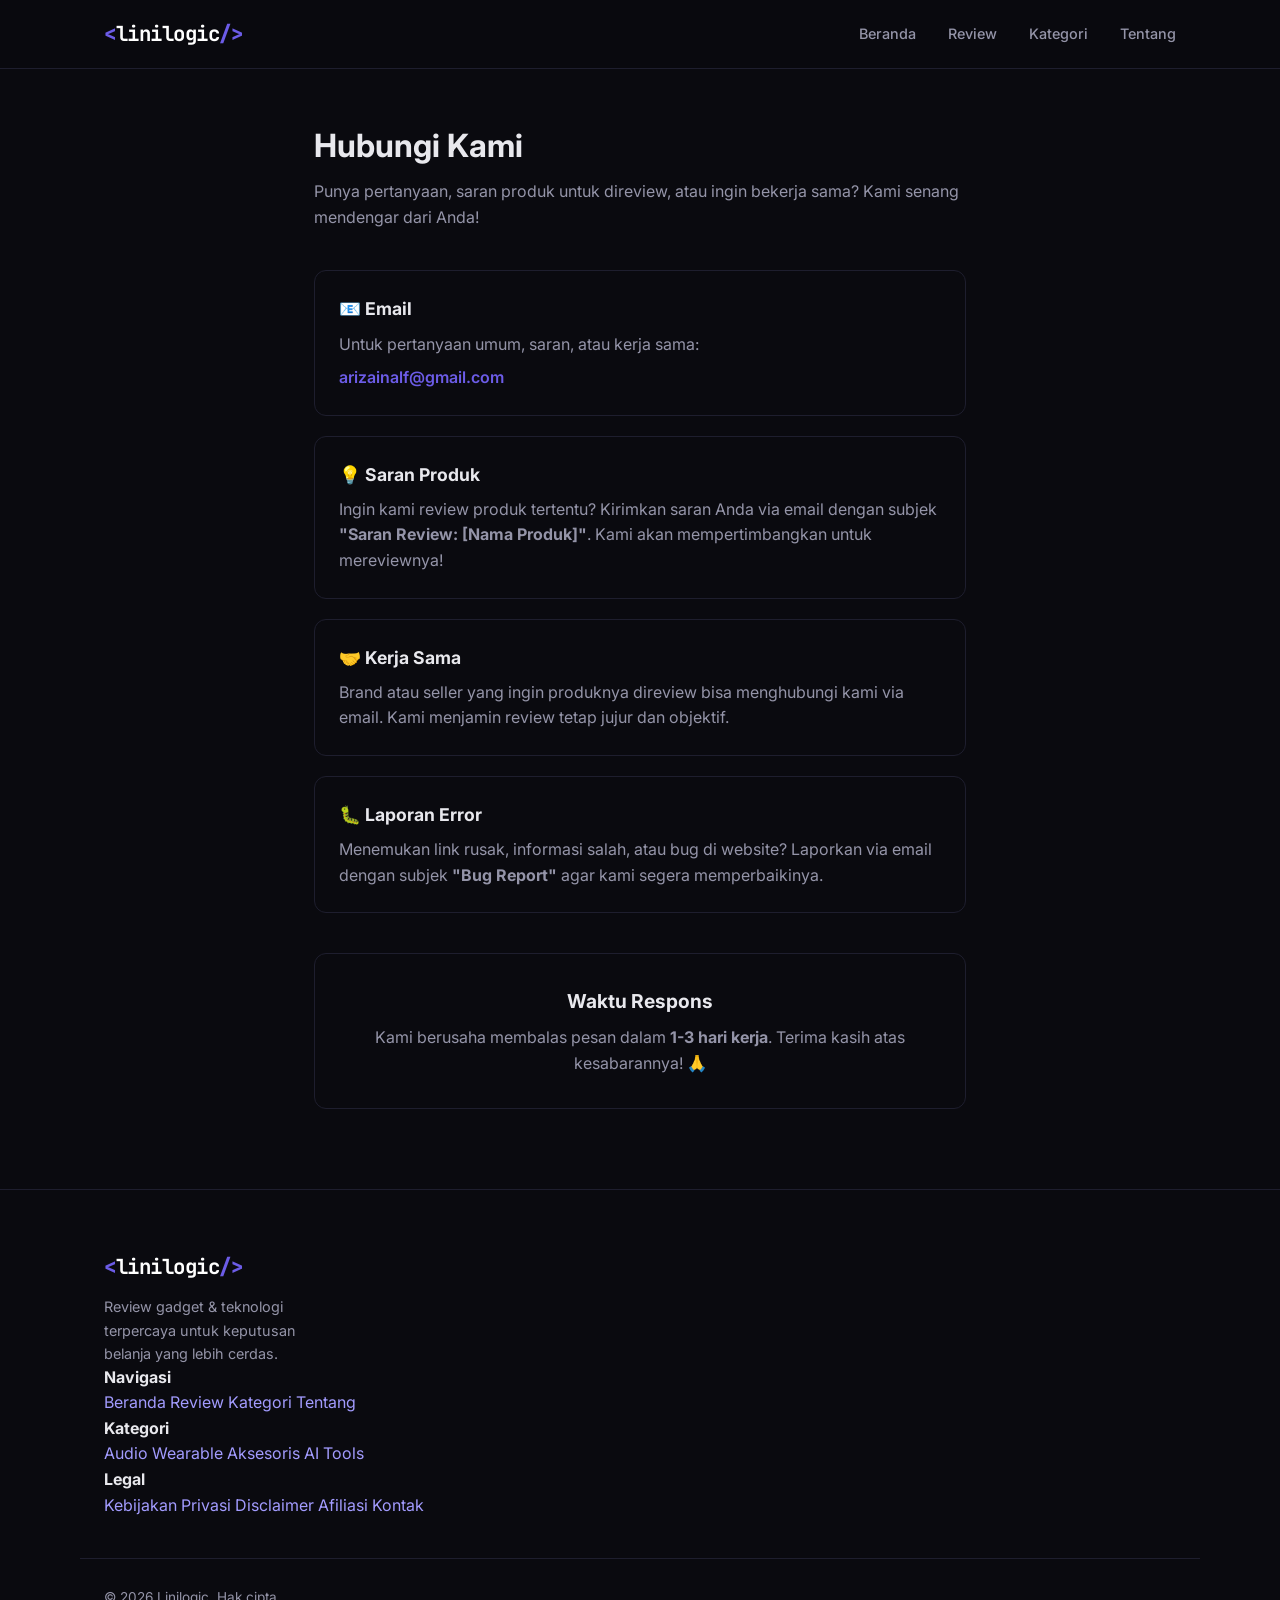
<file: contact.html>
<!DOCTYPE html>
<html lang="id">
<head>
  <meta charset="UTF-8" />
  <meta name="viewport" content="width=device-width, initial-scale=1.0" />
  <title>Kontak — Linilogic</title>
  <meta name="description" content="Hubungi tim Linilogic untuk pertanyaan, saran, atau kerja sama." />
  <link rel="stylesheet" href="css/style.css" />
  <link rel="preconnect" href="https://fonts.googleapis.com" />
  <link href="https://fonts.googleapis.com/css2?family=Inter:wght@400;500;600;700;800&family=JetBrains+Mono:wght@400;600&display=swap" rel="stylesheet" />
</head>
<body>
  <!-- Navbar -->
  <nav class="navbar">
    <div class="container nav-container">
      <a href="." class="logo">
        <span class="logo-accent">&lt;</span>linilogic<span class="logo-accent">/&gt;</span>
      </a>
      <button class="mobile-menu-btn" onclick="this.parentElement.classList.toggle('open')">☰</button>
      <div class="nav-links">
        <a href=".">Beranda</a>
        <a href="reviews/">Review</a>
        <a href=".#kategori">Kategori</a>
        <a href=".#tentang">Tentang</a>
      </div>
    </div>
  </nav>

  <!-- Content -->
  <main class="container" style="padding-top: 120px; padding-bottom: 80px; max-width: 700px;">
    <h1 style="font-size: 2rem; margin-bottom: 8px;">Hubungi Kami</h1>
    <p style="color: var(--text-secondary); margin-bottom: 40px;">Punya pertanyaan, saran produk untuk direview, atau ingin bekerja sama? Kami senang mendengar dari Anda!</p>

    <!-- Contact Cards -->
    <div style="display: grid; gap: 20px; margin-bottom: 40px;">
      <div style="background: var(--card); border: 1px solid var(--border); border-radius: 12px; padding: 24px;">
        <h3 style="font-size: 1.1rem; margin-bottom: 8px;">📧 Email</h3>
        <p style="color: var(--text-secondary);">Untuk pertanyaan umum, saran, atau kerja sama:</p>
        <p style="color: var(--accent); margin-top: 8px; font-weight: 600;">arizainalf@gmail.com</p>
      </div>

      <div style="background: var(--card); border: 1px solid var(--border); border-radius: 12px; padding: 24px;">
        <h3 style="font-size: 1.1rem; margin-bottom: 8px;">💡 Saran Produk</h3>
        <p style="color: var(--text-secondary);">Ingin kami review produk tertentu? Kirimkan saran Anda via email dengan subjek <strong>"Saran Review: [Nama Produk]"</strong>. Kami akan mempertimbangkan untuk mereviewnya!</p>
      </div>

      <div style="background: var(--card); border: 1px solid var(--border); border-radius: 12px; padding: 24px;">
        <h3 style="font-size: 1.1rem; margin-bottom: 8px;">🤝 Kerja Sama</h3>
        <p style="color: var(--text-secondary);">Brand atau seller yang ingin produknya direview bisa menghubungi kami via email. Kami menjamin review tetap jujur dan objektif.</p>
      </div>

      <div style="background: var(--card); border: 1px solid var(--border); border-radius: 12px; padding: 24px;">
        <h3 style="font-size: 1.1rem; margin-bottom: 8px;">🐛 Laporan Error</h3>
        <p style="color: var(--text-secondary);">Menemukan link rusak, informasi salah, atau bug di website? Laporkan via email dengan subjek <strong>"Bug Report"</strong> agar kami segera memperbaikinya.</p>
      </div>
    </div>

    <div style="background: linear-gradient(135deg, var(--accent-bg), var(--card)); border: 1px solid var(--border); border-radius: 12px; padding: 32px; text-align: center;">
      <h3 style="font-size: 1.2rem; margin-bottom: 8px;">Waktu Respons</h3>
      <p style="color: var(--text-secondary);">Kami berusaha membalas pesan dalam <strong style="color: var(--text);">1-3 hari kerja</strong>. Terima kasih atas kesabarannya! 🙏</p>
    </div>
  </main>

  <!-- Footer -->
  <footer class="footer">
    <div class="container footer-grid">
      <div>
        <a href="." class="logo"><span class="logo-accent">&lt;</span>linilogic<span class="logo-accent">/&gt;</span></a>
        <p style="margin-top: 12px; color: var(--text-secondary); font-size: 0.9rem;">Review gadget & teknologi terpercaya untuk keputusan belanja yang lebih cerdas.</p>
      </div>
      <div>
        <h4>Navigasi</h4>
        <a href=".">Beranda</a>
        <a href="reviews/">Review</a>
        <a href=".#kategori">Kategori</a>
        <a href=".#tentang">Tentang</a>
      </div>
      <div>
        <h4>Kategori</h4>
        <a href="reviews/#audio">Audio</a>
        <a href="reviews/#wearable">Wearable</a>
        <a href="reviews/#aksesoris">Aksesoris</a>
        <a href="reviews/#ai-tools">AI Tools</a>
      </div>
      <div>
        <h4>Legal</h4>
        <a href="privacy.html">Kebijakan Privasi</a>
        <a href="disclaimer.html">Disclaimer Afiliasi</a>
        <a href="contact.html">Kontak</a>
      </div>
    </div>
    <div class="container" style="border-top: 1px solid var(--border); padding-top: 20px; margin-top: 40px;">
      <p style="color: var(--text-secondary); font-size: 0.85rem;">© 2026 Linilogic. Hak cipta dilindungi.</p>
    </div>
  </footer>
</body>
</html>
</file>
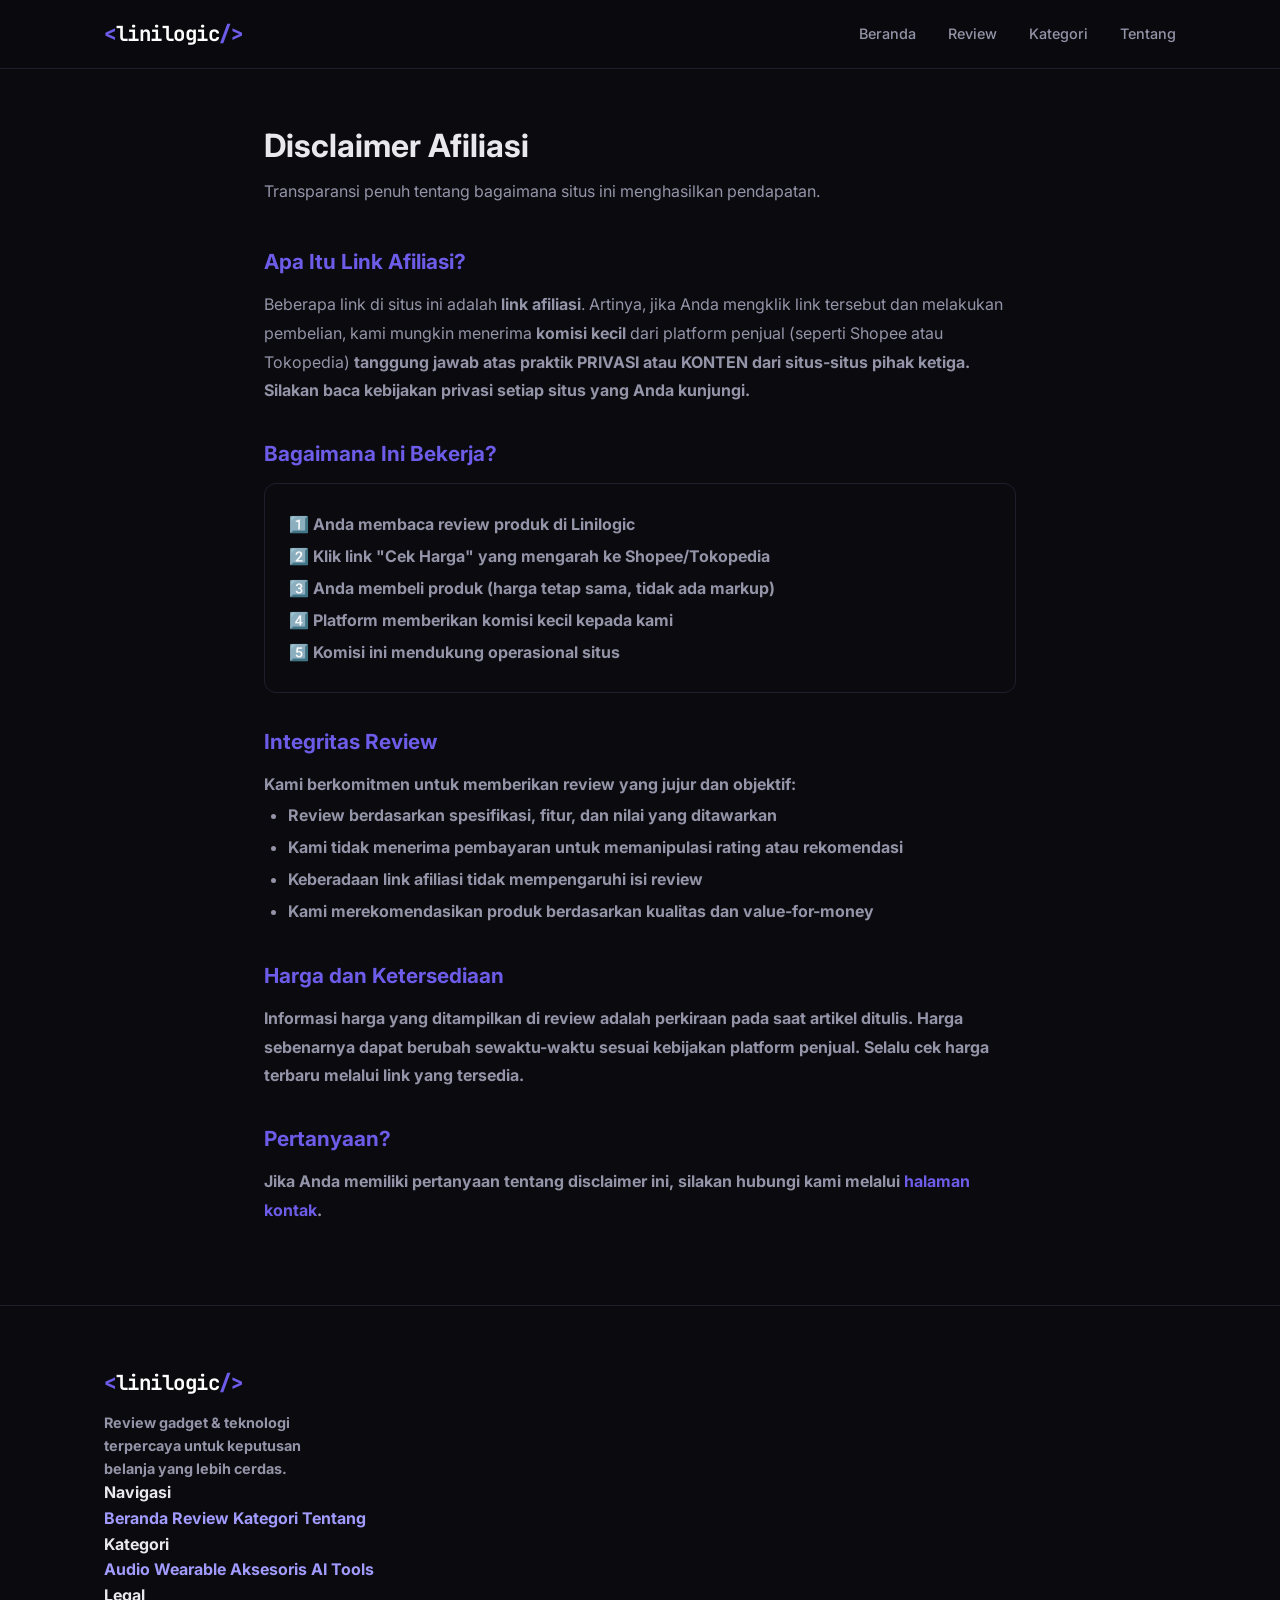
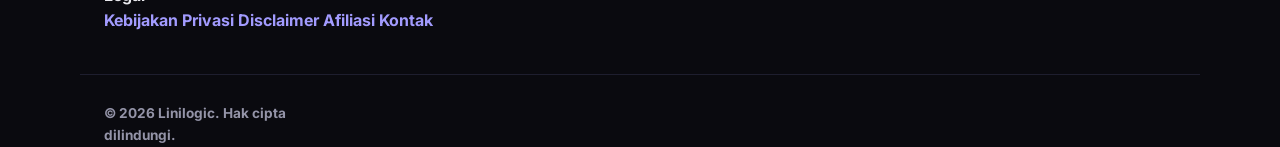
<file: disclaimer.html>
<!DOCTYPE html>
<html lang="id">
<head>
  <meta charset="UTF-8" />
  <meta name="viewport" content="width=device-width, initial-scale=1.0" />
  <title>Disclaimer Afiliasi — Linilogic</title>
  <meta name="description" content="Disclaimer afiliasi Linilogic — transparansi tentang link affiliate dan bagaimana kami mendapatkan komisi." />
  <link rel="stylesheet" href="css/style.css" />
  <link rel="preconnect" href="https://fonts.googleapis.com" />
  <link href="https://fonts.googleapis.com/css2?family=Inter:wght@400;500;600;700;800&family=JetBrains+Mono:wght@400;600&display=swap" rel="stylesheet" />
</head>
<body>
  <!-- Navbar -->
  <nav class="navbar">
    <div class="container nav-container">
      <a href="." class="logo">
        <span class="logo-accent">&lt;</span>linilogic<span class="logo-accent">/&gt;</span>
      </a>
      <button class="mobile-menu-btn" onclick="this.parentElement.classList.toggle('open')">☰</button>
      <div class="nav-links">
        <a href=".">Beranda</a>
        <a href="reviews/">Review</a>
        <a href=".#kategori">Kategori</a>
        <a href=".#tentang">Tentang</a>
      </div>
    </div>
  </nav>

  <!-- Content -->
  <main class="container" style="padding-top: 120px; padding-bottom: 80px; max-width: 800px;">
    <h1 style="font-size: 2rem; margin-bottom: 8px;">Disclaimer Afiliasi</h1>
    <p style="color: var(--text-secondary); margin-bottom: 40px;">Transparansi penuh tentang bagaimana situs ini menghasilkan pendapatan.</p>

    <section style="margin-bottom: 32px;">
      <h2 style="font-size: 1.3rem; margin-bottom: 12px; color: var(--accent);">Apa Itu Link Afiliasi?</h2>
      <p style="color: var(--text-secondary); line-height: 1.8;">
        Beberapa link di situs ini adalah <strong>link afiliasi</strong>. Artinya, jika Anda mengklik link tersebut dan melakukan pembelian, kami mungkin menerima <strong>komisi kecil</strong> dari platform penjual (seperti Shopee atau Tokopedia) <strong>tanggung jawab atas praktik PRIVASI atau KONTEN dari situs-situs pihak ketiga. Silakan baca kebijakan privasi setiap situs yang Anda kunjungi.
      </p>
    </section>

    <section style="margin-bottom: 32px;">
      <h2 style="font-size: 1.3rem; margin-bottom: 12px; color: var(--accent);">Bagaimana Ini Bekerja?</h2>
      <div style="background: var(--card); border: 1px solid var(--border); border-radius: 12px; padding: 24px; margin-bottom: 16px;">
        <p style="color: var(--text-secondary); line-height: 2;">
          1️⃣ Anda membaca review produk di Linilogic<br>
          2️⃣ Klik link "Cek Harga" yang mengarah ke Shopee/Tokopedia<br>
          3️⃣ Anda membeli produk (harga <strong>tetap sama</strong>, tidak ada markup)<br>
          4️⃣ Platform memberikan komisi kecil kepada kami<br>
          5️⃣ Komisi ini mendukung operasional situs
        </p>
      </div>
    </section>

    <section style="margin-bottom: 32px;">
      <h2 style="font-size: 1.3rem; margin-bottom: 12px; color: var(--accent);">Integritas Review</h2>
      <p style="color: var(--text-secondary); line-height: 1.8;">
        Kami berkomitmen untuk memberikan review yang <strong>jujur dan objektif</strong>:
      </p>
      <ul style="color: var(--text-secondary); line-height: 2; padding-left: 24px;">
        <li>Review berdasarkan spesifikasi, fitur, dan nilai yang ditawarkan</li>
        <li>Kami <strong>tidak menerima pembayaran</strong> untuk memanipulasi rating atau rekomendasi</li>
        <li>Keberadaan link afiliasi <strong>tidak mempengaruhi</strong> isi review</li>
        <li>Kami merekomendasikan produk berdasarkan kualitas dan value-for-money</li>
      </ul>
    </section>

    <section style="margin-bottom: 32px;">
      <h2 style="font-size: 1.3rem; margin-bottom: 12px; color: var(--accent);">Harga dan Ketersediaan</h2>
      <p style="color: var(--text-secondary); line-height: 1.8;">
        Informasi harga yang ditampilkan di review adalah perkiraan pada saat artikel ditulis. Harga sebenarnya dapat berubah sewaktu-waktu sesuai kebijakan platform penjual. Selalu cek harga terbaru melalui link yang tersedia.
      </p>
    </section>

    <section>
      <h2 style="font-size: 1.3rem; margin-bottom: 12px; color: var(--accent);">Pertanyaan?</h2>
      <p style="color: var(--text-secondary); line-height: 1.8;">
        Jika Anda memiliki pertanyaan tentang disclaimer ini, silakan hubungi kami melalui <a href="contact.html" style="color: var(--accent);">halaman kontak</a>.
      </p>
    </section>
  </main>

  <!-- Footer -->
  <footer class="footer">
    <div class="container footer-grid">
      <div>
        <a href="." class="logo"><span class="logo-accent">&lt;</span>linilogic<span class="logo-accent">/&gt;</span></a>
        <p style="margin-top: 12px; color: var(--text-secondary); font-size: 0.9rem;">Review gadget & teknologi terpercaya untuk keputusan belanja yang lebih cerdas.</p>
      </div>
      <div>
        <h4>Navigasi</h4>
        <a href=".">Beranda</a>
        <a href="reviews/">Review</a>
        <a href=".#kategori">Kategori</a>
        <a href=".#tentang">Tentang</a>
      </div>
      <div>
        <h4>Kategori</h4>
        <a href="reviews/#audio">Audio</a>
        <a href="reviews/#wearable">Wearable</a>
        <a href="reviews/#aksesoris">Aksesoris</a>
        <a href="reviews/#ai-tools">AI Tools</a>
      </div>
      <div>
        <h4>Legal</h4>
        <a href="privacy.html">Kebijakan Privasi</a>
        <a href="disclaimer.html">Disclaimer Afiliasi</a>
        <a href="contact.html">Kontak</a>
      </div>
    </div>
    <div class="container" style="border-top: 1px solid var(--border); padding-top: 20px; margin-top: 40px;">
      <p style="color: var(--text-secondary); font-size: 0.85rem;">© 2026 Linilogic. Hak cipta dilindungi.</p>
    </div>
  </footer>
</body>
</html>
</file>
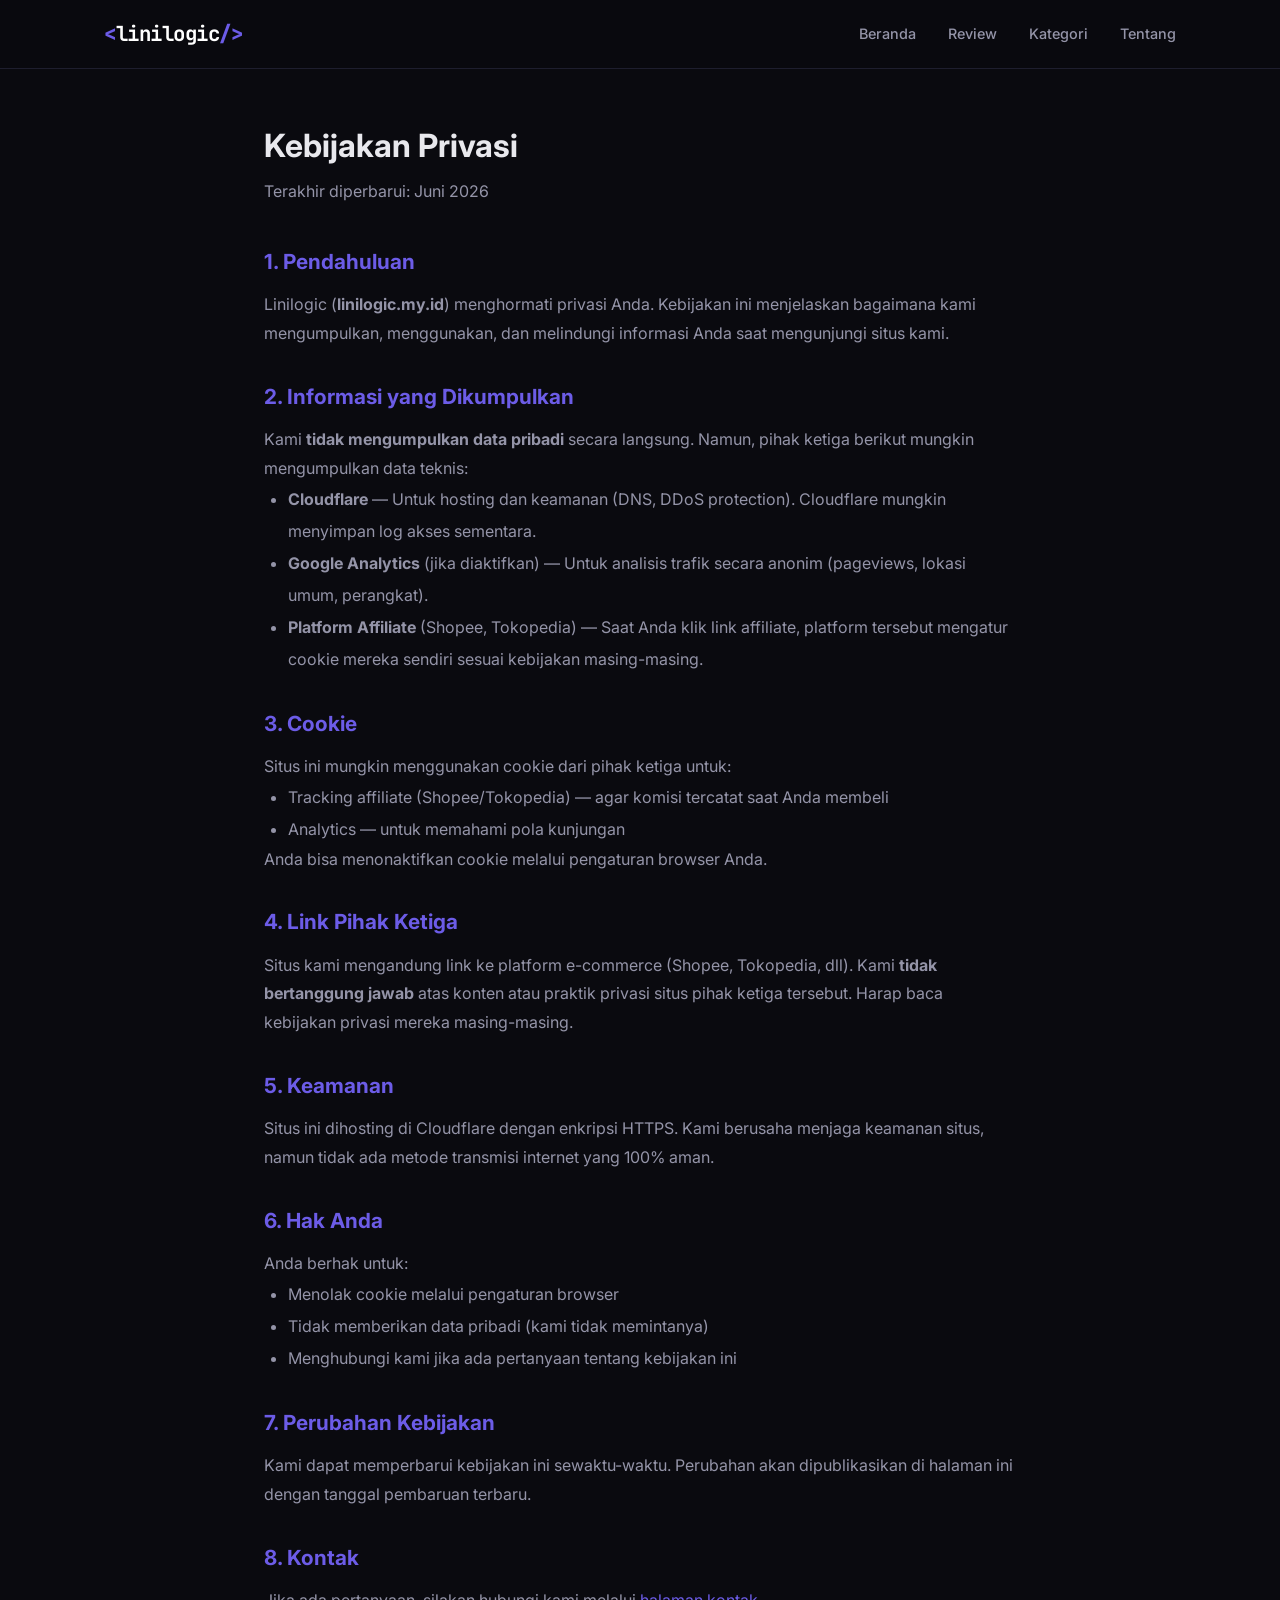
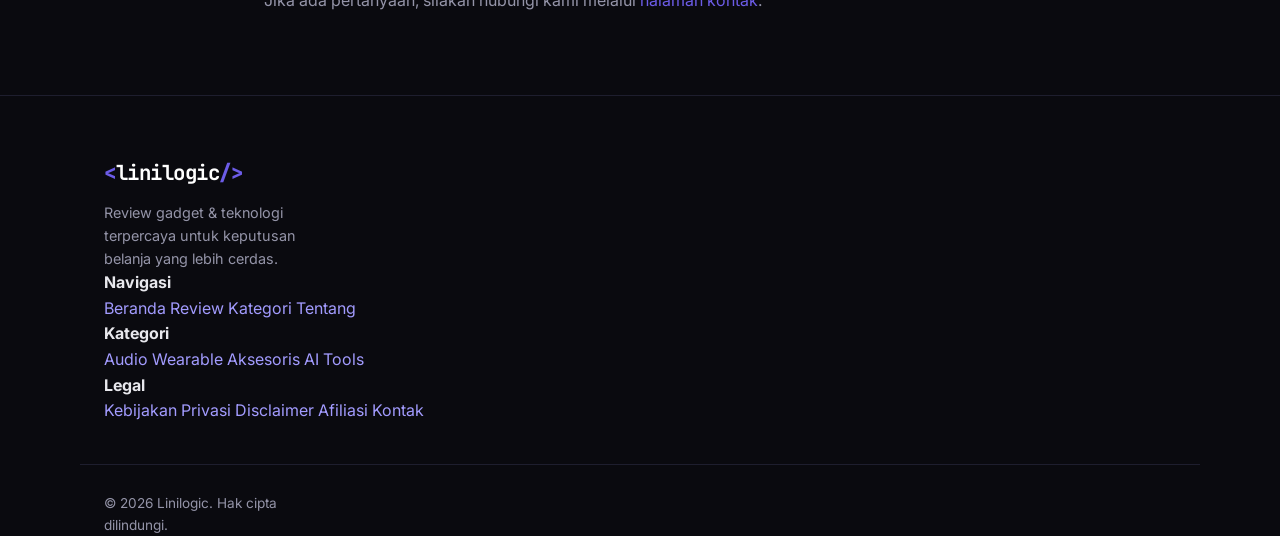
<file: privacy.html>
<!DOCTYPE html>
<html lang="id">
<head>
  <meta charset="UTF-8" />
  <meta name="viewport" content="width=device-width, initial-scale=1.0" />
  <title>Kebijakan Privasi — Linilogic</title>
  <meta name="description" content="Kebijakan privasi situs Linilogic — bagaimana kami mengelola data dan informasi pengunjung." />
  <link rel="stylesheet" href="css/style.css" />
  <link rel="preconnect" href="https://fonts.googleapis.com" />
  <link href="https://fonts.googleapis.com/css2?family=Inter:wght@400;500;600;700;800&family=JetBrains+Mono:wght@400;600&display=swap" rel="stylesheet" />
</head>
<body>
  <!-- Navbar -->
  <nav class="navbar">
    <div class="container nav-container">
      <a href="." class="logo">
        <span class="logo-accent">&lt;</span>linilogic<span class="logo-accent">/&gt;</span>
      </a>
      <button class="mobile-menu-btn" onclick="this.parentElement.classList.toggle('open')">☰</button>
      <div class="nav-links">
        <a href=".">Beranda</a>
        <a href="reviews/">Review</a>
        <a href=".#kategori">Kategori</a>
        <a href=".#tentang">Tentang</a>
      </div>
    </div>
  </nav>

  <!-- Content -->
  <main class="container" style="padding-top: 120px; padding-bottom: 80px; max-width: 800px;">
    <h1 style="font-size: 2rem; margin-bottom: 8px;">Kebijakan Privasi</h1>
    <p style="color: var(--text-secondary); margin-bottom: 40px;">Terakhir diperbarui: Juni 2026</p>

    <section style="margin-bottom: 32px;">
      <h2 style="font-size: 1.3rem; margin-bottom: 12px; color: var(--accent);">1. Pendahuluan</h2>
      <p style="color: var(--text-secondary); line-height: 1.8;">
        Linilogic (<strong>linilogic.my.id</strong>) menghormati privasi Anda. Kebijakan ini menjelaskan bagaimana kami mengumpulkan, menggunakan, dan melindungi informasi Anda saat mengunjungi situs kami.
      </p>
    </section>

    <section style="margin-bottom: 32px;">
      <h2 style="font-size: 1.3rem; margin-bottom: 12px; color: var(--accent);">2. Informasi yang Dikumpulkan</h2>
      <p style="color: var(--text-secondary); line-height: 1.8;">
        Kami <strong>tidak mengumpulkan data pribadi</strong> secara langsung. Namun, pihak ketiga berikut mungkin mengumpulkan data teknis:
      </p>
      <ul style="color: var(--text-secondary); line-height: 2; padding-left: 24px;">
        <li><strong>Cloudflare</strong> — Untuk hosting dan keamanan (DNS, DDoS protection). Cloudflare mungkin menyimpan log akses sementara.</li>
        <li><strong>Google Analytics</strong> (jika diaktifkan) — Untuk analisis trafik secara anonim (pageviews, lokasi umum, perangkat).</li>
        <li><strong>Platform Affiliate</strong> (Shopee, Tokopedia) — Saat Anda klik link affiliate, platform tersebut mengatur cookie mereka sendiri sesuai kebijakan masing-masing.</li>
      </ul>
    </section>

    <section style="margin-bottom: 32px;">
      <h2 style="font-size: 1.3rem; margin-bottom: 12px; color: var(--accent);">3. Cookie</h2>
      <p style="color: var(--text-secondary); line-height: 1.8;">
        Situs ini mungkin menggunakan cookie dari pihak ketiga untuk:
      </p>
      <ul style="color: var(--text-secondary); line-height: 2; padding-left: 24px;">
        <li>Tracking affiliate (Shopee/Tokopedia) — agar komisi tercatat saat Anda membeli</li>
        <li>Analytics — untuk memahami pola kunjungan</li>
      </ul>
      <p style="color: var(--text-secondary); line-height: 1.8;">
        Anda bisa menonaktifkan cookie melalui pengaturan browser Anda.
      </p>
    </section>

    <section style="margin-bottom: 32px;">
      <h2 style="font-size: 1.3rem; margin-bottom: 12px; color: var(--accent);">4. Link Pihak Ketiga</h2>
      <p style="color: var(--text-secondary); line-height: 1.8;">
        Situs kami mengandung link ke platform e-commerce (Shopee, Tokopedia, dll). Kami <strong>tidak bertanggung jawab</strong> atas konten atau praktik privasi situs pihak ketiga tersebut. Harap baca kebijakan privasi mereka masing-masing.
      </p>
    </section>

    <section style="margin-bottom: 32px;">
      <h2 style="font-size: 1.3rem; margin-bottom: 12px; color: var(--accent);">5. Keamanan</h2>
      <p style="color: var(--text-secondary); line-height: 1.8;">
        Situs ini dihosting di Cloudflare dengan enkripsi HTTPS. Kami berusaha menjaga keamanan situs, namun tidak ada metode transmisi internet yang 100% aman.
      </p>
    </section>

    <section style="margin-bottom: 32px;">
      <h2 style="font-size: 1.3rem; margin-bottom: 12px; color: var(--accent);">6. Hak Anda</h2>
      <p style="color: var(--text-secondary); line-height: 1.8;">
        Anda berhak untuk:
      </p>
      <ul style="color: var(--text-secondary); line-height: 2; padding-left: 24px;">
        <li>Menolak cookie melalui pengaturan browser</li>
        <li>Tidak memberikan data pribadi (kami tidak memintanya)</li>
        <li>Menghubungi kami jika ada pertanyaan tentang kebijakan ini</li>
      </ul>
    </section>

    <section style="margin-bottom: 32px;">
      <h2 style="font-size: 1.3rem; margin-bottom: 12px; color: var(--accent);">7. Perubahan Kebijakan</h2>
      <p style="color: var(--text-secondary); line-height: 1.8;">
        Kami dapat memperbarui kebijakan ini sewaktu-waktu. Perubahan akan dipublikasikan di halaman ini dengan tanggal pembaruan terbaru.
      </p>
    </section>

    <section>
      <h2 style="font-size: 1.3rem; margin-bottom: 12px; color: var(--accent);">8. Kontak</h2>
      <p style="color: var(--text-secondary); line-height: 1.8;">
        Jika ada pertanyaan, silakan hubungi kami melalui <a href="contact.html" style="color: var(--accent);">halaman kontak</a>.
      </p>
    </section>
  </main>

  <!-- Footer -->
  <footer class="footer">
    <div class="container footer-grid">
      <div>
        <a href="." class="logo"><span class="logo-accent">&lt;</span>linilogic<span class="logo-accent">/&gt;</span></a>
        <p style="margin-top: 12px; color: var(--text-secondary); font-size: 0.9rem;">Review gadget & teknologi terpercaya untuk keputusan belanja yang lebih cerdas.</p>
      </div>
      <div>
        <h4>Navigasi</h4>
        <a href=".">Beranda</a>
        <a href="reviews/">Review</a>
        <a href=".#kategori">Kategori</a>
        <a href=".#tentang">Tentang</a>
      </div>
      <div>
        <h4>Kategori</h4>
        <a href="reviews/#audio">Audio</a>
        <a href="reviews/#wearable">Wearable</a>
        <a href="reviews/#aksesoris">Aksesoris</a>
        <a href="reviews/#ai-tools">AI Tools</a>
      </div>
      <div>
        <h4>Legal</h4>
        <a href="privacy.html">Kebijakan Privasi</a>
        <a href="disclaimer.html">Disclaimer Afiliasi</a>
        <a href="contact.html">Kontak</a>
      </div>
    </div>
    <div class="container" style="border-top: 1px solid var(--border); padding-top: 20px; margin-top: 40px;">
      <p style="color: var(--text-secondary); font-size: 0.85rem;">© 2026 Linilogic. Hak cipta dilindungi.</p>
    </div>
  </footer>
</body>
</html>
</file>
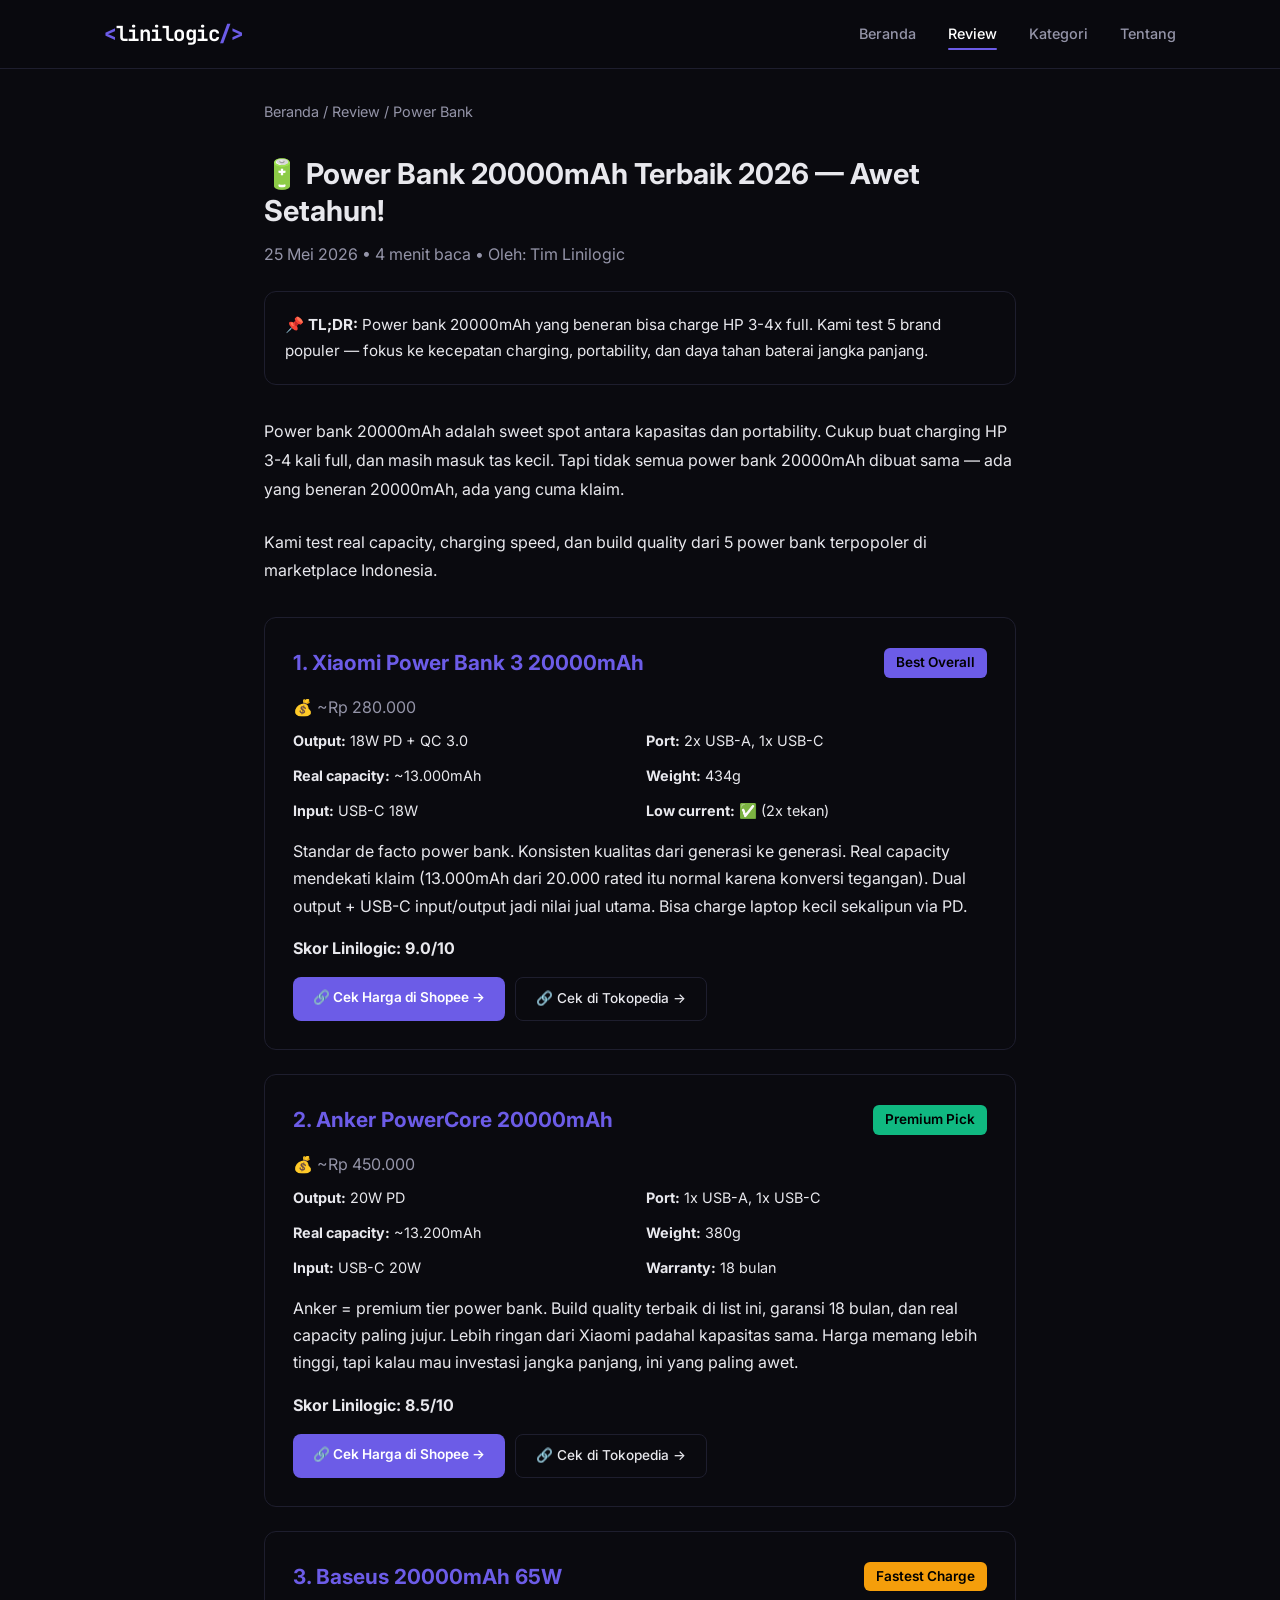
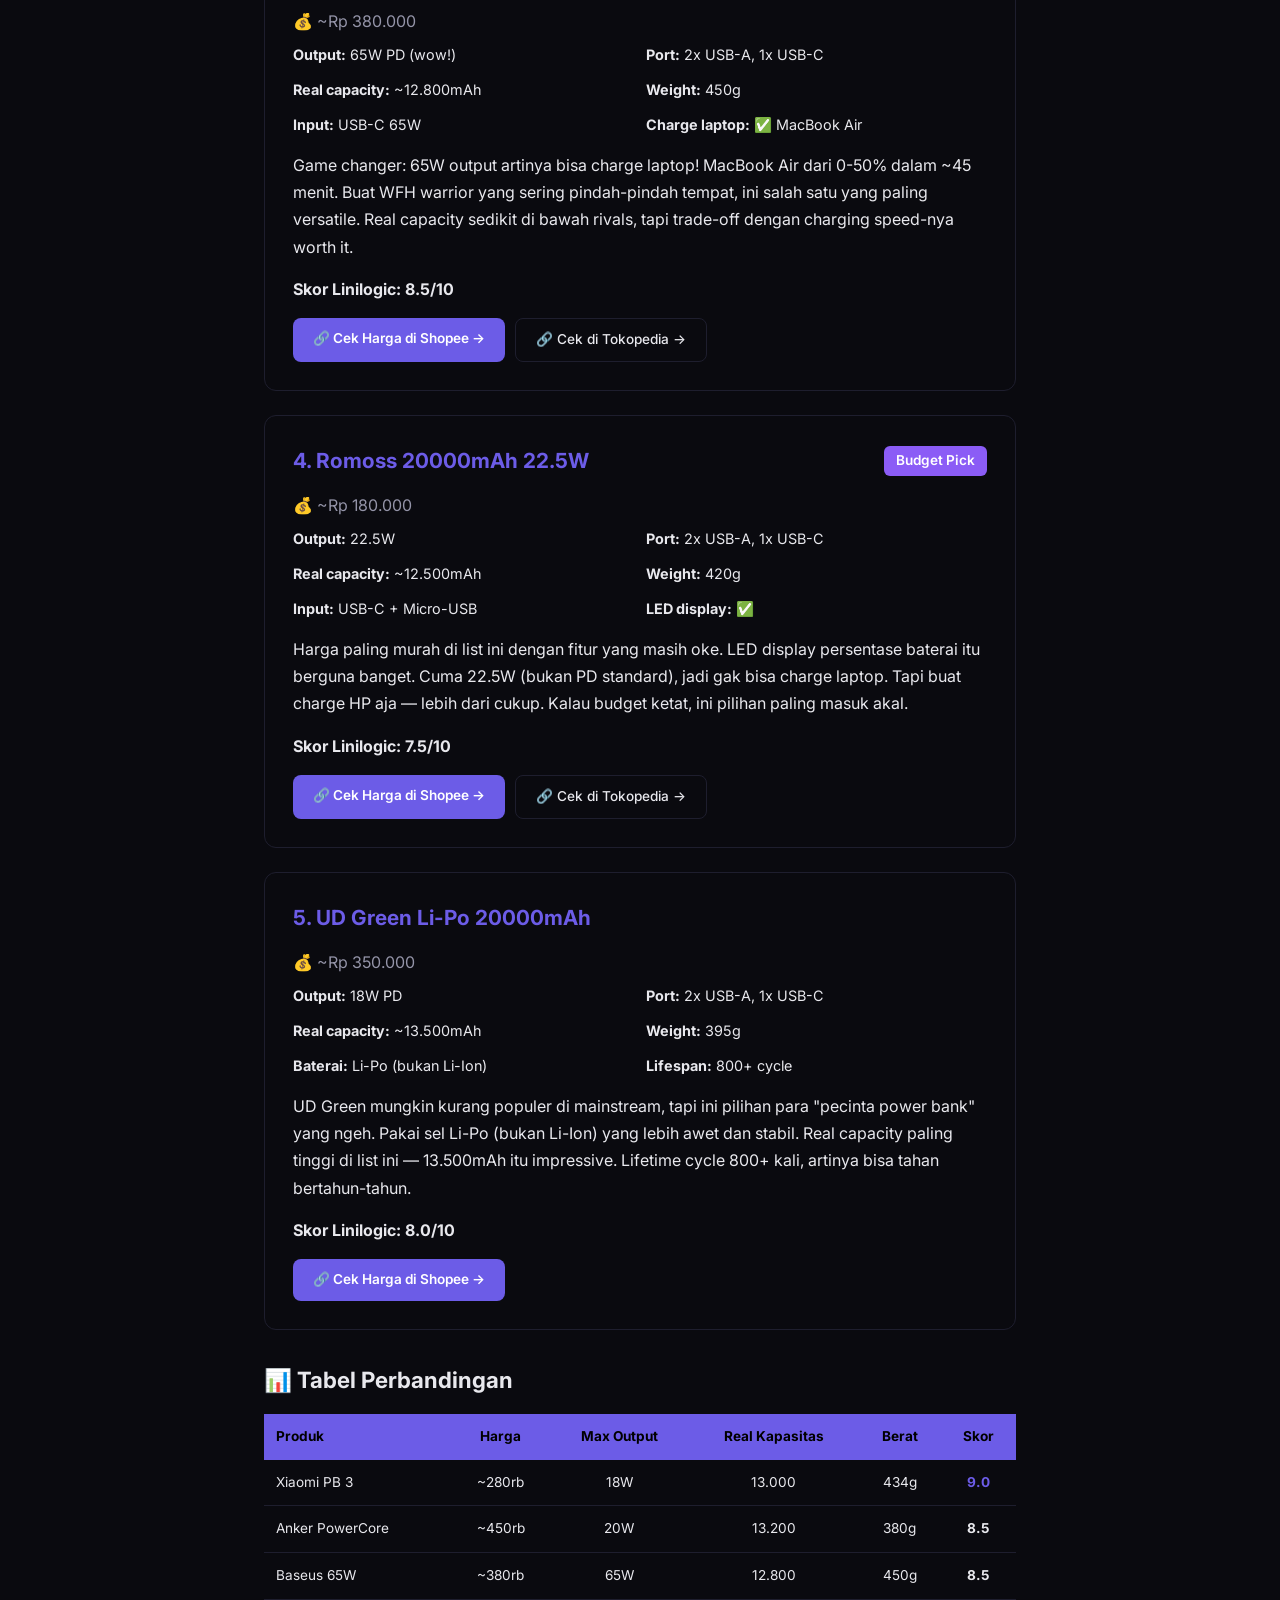
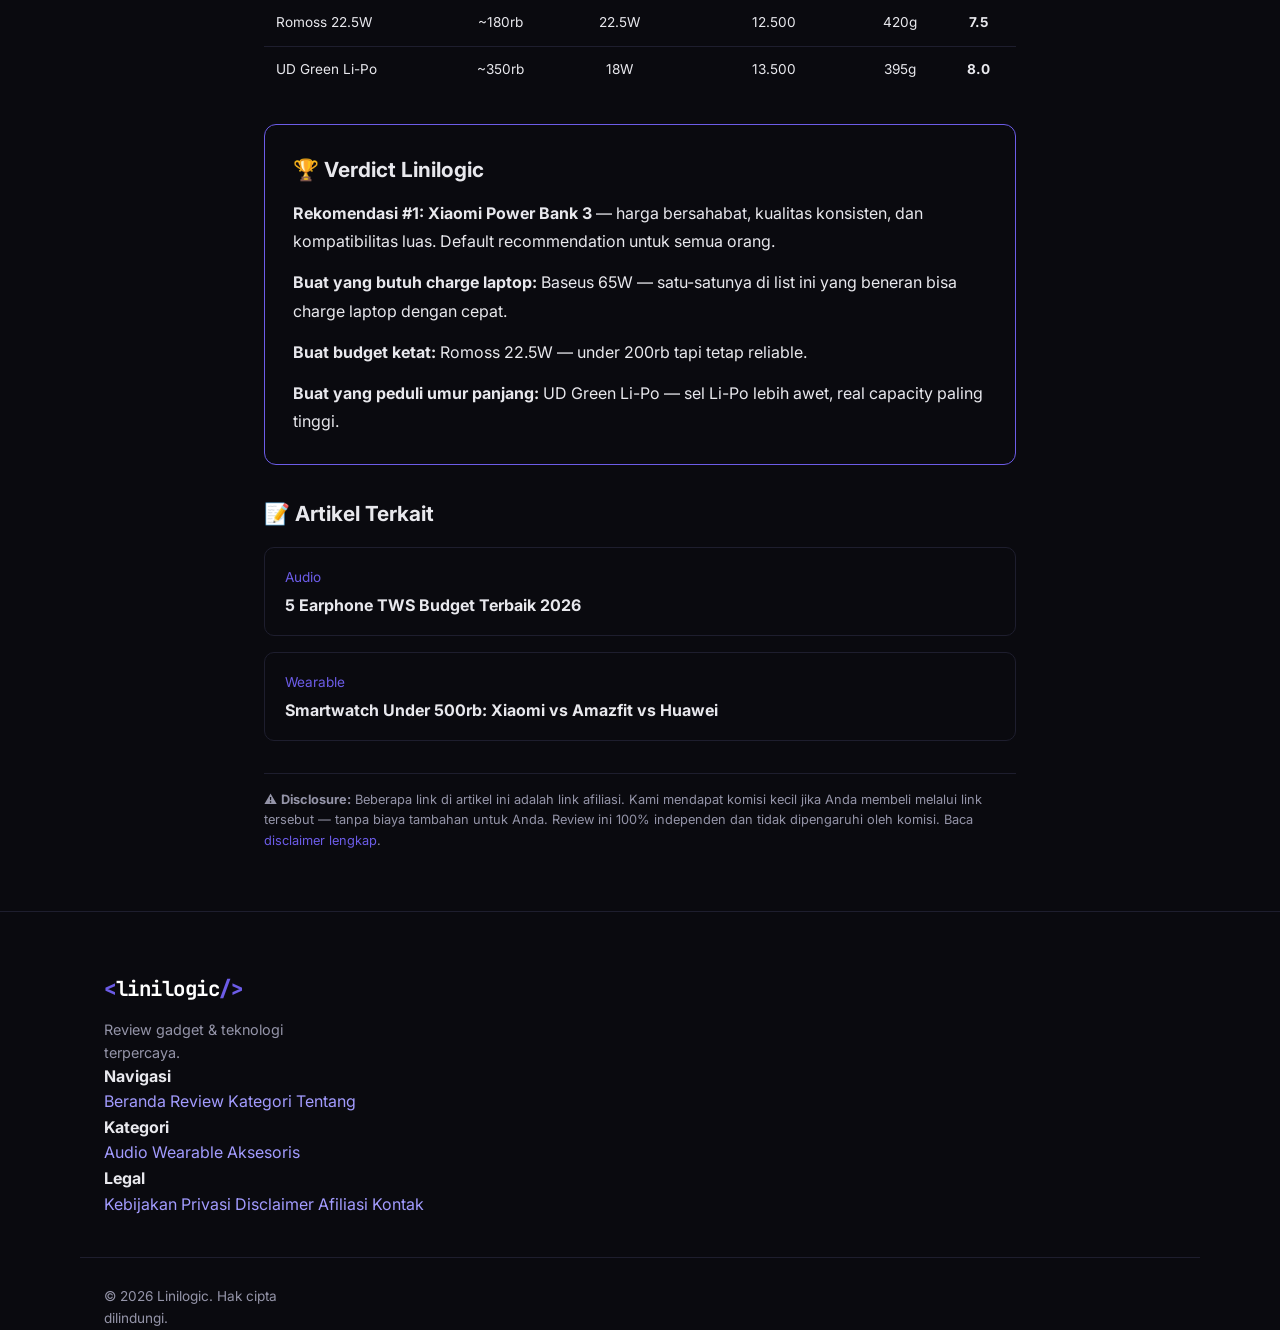
<file: reviews/power-bank-20000mah-terbaik-2026.html>
<!DOCTYPE html>
<html lang="id">
<head>
  <meta charset="UTF-8" />
  <meta name="viewport" content="width=device-width, initial-scale=1.0" />
  <title>Power Bank 20000mAh Terbaik 2026 — Linilogic</title>
  <meta name="description" content="Review 5 power bank 20000mAh terbaik 2026. Dari Xiaomi, Anker, Baseus, Romoss, sampai UD Green — mana yang paling awet dan worth it?" />
  <link rel="stylesheet" href="../css/style.css" />
  <link rel="preconnect" href="https://fonts.googleapis.com" />
  <link href="https://fonts.googleapis.com/css2?family=Inter:wght@400;500;600;700;800&family=JetBrains+Mono:wght@400;600&display=swap" rel="stylesheet" />
</head>
<body>

  <!-- Navbar -->
  <nav class="navbar">
    <div class="container nav-container">
      <a href="../" class="logo">
        <span class="logo-accent">&lt;</span>linilogic<span class="logo-accent">/&gt;</span>
      </a>
      <button class="mobile-menu-btn" onclick="this.parentElement.classList.toggle('open')">☰</button>
      <div class="nav-links">
        <a href="../">Beranda</a>
        <a href="./" class="active">Review</a>
        <a href="../#kategori">Kategori</a>
        <a href="../#tentang">Tentang</a>
      </div>
    </div>
  </nav>

  <!-- Article -->
  <main class="container" style="padding-top: 100px; padding-bottom: 60px; max-width: 800px;">

    <!-- Breadcrumb -->
    <div style="margin-bottom: 32px; font-size: 0.9rem; color: var(--text-secondary);">
      <a href="../" style="color: var(--text-secondary);">Beranda</a> / <a href="./" style="color: var(--text-secondary);">Review</a> / <span style="color: var(--text-secondary);">Power Bank</span>
    </div>

    <h1 style="font-size: 1.8rem; line-height: 1.3; margin-bottom: 12px;">🔋 Power Bank 20000mAh Terbaik 2026 — Awet Setahun!</h1>
    <p style="color: var(--text-secondary); margin-bottom: 24px;">25 Mei 2026 • 4 menit baca • Oleh: Tim Linilogic</p>

    <div style="background: linear-gradient(135deg, var(--accent-bg), var(--card)); border: 1px solid var(--border); border-radius: 12px; padding: 20px; margin-bottom: 32px;">
      <p style="font-size: 0.95rem; line-height: 1.7;">📌 <strong>TL;DR:</strong> Power bank 20000mAh yang beneran bisa charge HP 3-4x full. Kami test 5 brand populer — fokus ke kecepatan charging, portability, dan daya tahan baterai jangka panjang.</p>
    </div>

    <p style="line-height: 1.8; margin-bottom: 24px;">Power bank 20000mAh adalah sweet spot antara kapasitas dan portability. Cukup buat charging HP 3-4 kali full, dan masih masuk tas kecil. Tapi tidak semua power bank 20000mAh dibuat sama — ada yang beneran 20000mAh, ada yang cuma klaim.</p>

    <p style="line-height: 1.8; margin-bottom: 32px;">Kami test real capacity, charging speed, dan build quality dari 5 power bank terpopoler di marketplace Indonesia.</p>

    <!-- Product 1 -->
    <article style="background: var(--card); border: 1px solid var(--border); border-radius: 12px; padding: 28px; margin-bottom: 24px;">
      <div style="display: flex; justify-content: space-between; align-items: center; margin-bottom: 16px;">
        <h2 style="font-size: 1.3rem; color: var(--accent);">1. Xiaomi Power Bank 3 20000mAh</h2>
        <span style="background: var(--accent); color: #000; padding: 4px 12px; border-radius: 6px; font-weight: 600; font-size: 0.85rem;">Best Overall</span>
      </div>
      <p style="color: var(--text-secondary); margin-bottom: 8px;">💰 ~Rp 280.000</p>
      <div style="display: grid; grid-template-columns: 1fr 1fr; gap: 12px; margin-bottom: 16px; font-size: 0.9rem;">
        <div><strong>Output:</strong> 18W PD + QC 3.0</div>
        <div><strong>Port:</strong> 2x USB-A, 1x USB-C</div>
        <div><strong>Real capacity:</strong> ~13.000mAh</div>
        <div><strong>Weight:</strong> 434g</div>
        <div><strong>Input:</strong> USB-C 18W</div>
        <div><strong>Low current:</strong> ✅ (2x tekan)</div>
      </div>
      <p style="line-height: 1.7; margin-bottom: 16px;">Standar de facto power bank. Konsisten kualitas dari generasi ke generasi. Real capacity mendekati klaim (13.000mAh dari 20.000 rated itu normal karena konversi tegangan). Dual output + USB-C input/output jadi nilai jual utama. Bisa charge laptop kecil sekalipun via PD.</p>
      <p style="margin-bottom: 16px;"><strong>Skor Linilogic: 9.0/10</strong></p>
      <div style="display: flex; gap: 10px; flex-wrap: wrap;">
        <a href="#" class="btn-primary" style="font-size: 0.85rem; padding: 10px 20px;">🔗 Cek Harga di Shopee →</a>
        <a href="#" class="btn-secondary" style="font-size: 0.85rem; padding: 10px 20px;">🔗 Cek di Tokopedia →</a>
      </div>
    </article>

    <!-- Product 2 -->
    <article style="background: var(--card); border: 1px solid var(--border); border-radius: 12px; padding: 28px; margin-bottom: 24px;">
      <div style="display: flex; justify-content: space-between; align-items: center; margin-bottom: 16px;">
        <h2 style="font-size: 1.3rem; color: var(--accent);">2. Anker PowerCore 20000mAh</h2>
        <span style="background: #10b981; color: #000; padding: 4px 12px; border-radius: 6px; font-weight: 600; font-size: 0.85rem;">Premium Pick</span>
      </div>
      <p style="color: var(--text-secondary); margin-bottom: 8px;">💰 ~Rp 450.000</p>
      <div style="display: grid; grid-template-columns: 1fr 1fr; gap: 12px; margin-bottom: 16px; font-size: 0.9rem;">
        <div><strong>Output:</strong> 20W PD</div>
        <div><strong>Port:</strong> 1x USB-A, 1x USB-C</div>
        <div><strong>Real capacity:</strong> ~13.200mAh</div>
        <div><strong>Weight:</strong> 380g</div>
        <div><strong>Input:</strong> USB-C 20W</div>
        <div><strong>Warranty:</strong> 18 bulan</div>
      </div>
      <p style="line-height: 1.7; margin-bottom: 16px;">Anker = premium tier power bank. Build quality terbaik di list ini, garansi 18 bulan, dan real capacity paling jujur. Lebih ringan dari Xiaomi padahal kapasitas sama. Harga memang lebih tinggi, tapi kalau mau investasi jangka panjang, ini yang paling awet.</p>
      <p style="margin-bottom: 16px;"><strong>Skor Linilogic: 8.5/10</strong></p>
      <div style="display: flex; gap: 10px; flex-wrap: wrap;">
        <a href="#" class="btn-primary" style="font-size: 0.85rem; padding: 10px 20px;">🔗 Cek Harga di Shopee →</a>
        <a href="#" class="btn-secondary" style="font-size: 0.85rem; padding: 10px 20px;">🔗 Cek di Tokopedia →</a>
      </div>
    </article>

    <!-- Product 3 -->
    <article style="background: var(--card); border: 1px solid var(--border); border-radius: 12px; padding: 28px; margin-bottom: 24px;">
      <div style="display: flex; justify-content: space-between; align-items: center; margin-bottom: 16px;">
        <h2 style="font-size: 1.3rem; color: var(--accent);">3. Baseus 20000mAh 65W</h2>
        <span style="background: #f59e0b; color: #000; padding: 4px 12px; border-radius: 6px; font-weight: 600; font-size: 0.85rem;">Fastest Charge</span>
      </div>
      <p style="color: var(--text-secondary); margin-bottom: 8px;">💰 ~Rp 380.000</p>
      <div style="display: grid; grid-template-columns: 1fr 1fr; gap: 12px; margin-bottom: 16px; font-size: 0.9rem;">
        <div><strong>Output:</strong> 65W PD (wow!)</div>
        <div><strong>Port:</strong> 2x USB-A, 1x USB-C</div>
        <div><strong>Real capacity:</strong> ~12.800mAh</div>
        <div><strong>Weight:</strong> 450g</div>
        <div><strong>Input:</strong> USB-C 65W</div>
        <div><strong>Charge laptop:</strong> ✅ MacBook Air</div>
      </div>
      <p style="line-height: 1.7; margin-bottom: 16px;">Game changer: 65W output artinya bisa charge laptop! MacBook Air dari 0-50% dalam ~45 menit. Buat WFH warrior yang sering pindah-pindah tempat, ini salah satu yang paling versatile. Real capacity sedikit di bawah rivals, tapi trade-off dengan charging speed-nya worth it.</p>
      <p style="margin-bottom: 16px;"><strong>Skor Linilogic: 8.5/10</strong></p>
      <div style="display: flex; gap: 10px; flex-wrap: wrap;">
        <a href="#" class="btn-primary" style="font-size: 0.85rem; padding: 10px 20px;">🔗 Cek Harga di Shopee →</a>
        <a href="#" class="btn-secondary" style="font-size: 0.85rem; padding: 10px 20px;">🔗 Cek di Tokopedia →</a>
      </div>
    </article>

    <!-- Product 4 -->
    <article style="background: var(--card); border: 1px solid var(--border); border-radius: 12px; padding: 28px; margin-bottom: 24px;">
      <div style="display: flex; justify-content: space-between; align-items: center; margin-bottom: 16px;">
        <h2 style="font-size: 1.3rem; color: var(--accent);">4. Romoss 20000mAh 22.5W</h2>
        <span style="background: #8b5cf6; color: #fff; padding: 4px 12px; border-radius: 6px; font-weight: 600; font-size: 0.85rem;">Budget Pick</span>
      </div>
      <p style="color: var(--text-secondary); margin-bottom: 8px;">💰 ~Rp 180.000</p>
      <div style="display: grid; grid-template-columns: 1fr 1fr; gap: 12px; margin-bottom: 16px; font-size: 0.9rem;">
        <div><strong>Output:</strong> 22.5W</div>
        <div><strong>Port:</strong> 2x USB-A, 1x USB-C</div>
        <div><strong>Real capacity:</strong> ~12.500mAh</div>
        <div><strong>Weight:</strong> 420g</div>
        <div><strong>Input:</strong> USB-C + Micro-USB</div>
        <div><strong>LED display:</strong> ✅</div>
      </div>
      <p style="line-height: 1.7; margin-bottom: 16px;">Harga paling murah di list ini dengan fitur yang masih oke. LED display persentase baterai itu berguna banget. Cuma 22.5W (bukan PD standard), jadi gak bisa charge laptop. Tapi buat charge HP aja — lebih dari cukup. Kalau budget ketat, ini pilihan paling masuk akal.</p>
      <p style="margin-bottom: 16px;"><strong>Skor Linilogic: 7.5/10</strong></p>
      <div style="display: flex; gap: 10px; flex-wrap: wrap;">
        <a href="#" class="btn-primary" style="font-size: 0.85rem; padding: 10px 20px;">🔗 Cek Harga di Shopee →</a>
        <a href="#" class="btn-secondary" style="font-size: 0.85rem; padding: 10px 20px;">🔗 Cek di Tokopedia →</a>
      </div>
    </article>

    <!-- Product 5 -->
    <article style="background: var(--card); border: 1px solid var(--border); border-radius: 12px; padding: 28px; margin-bottom: 32px;">
      <div style="display: flex; justify-content: space-between; align-items: center; margin-bottom: 16px;">
        <h2 style="font-size: 1.3rem; color: var(--accent);">5. UD Green Li-Po 20000mAh</h2>
      </div>
      <p style="color: var(--text-secondary); margin-bottom: 8px;">💰 ~Rp 350.000</p>
      <div style="display: grid; grid-template-columns: 1fr 1fr; gap: 12px; margin-bottom: 16px; font-size: 0.9rem;">
        <div><strong>Output:</strong> 18W PD</div>
        <div><strong>Port:</strong> 2x USB-A, 1x USB-C</div>
        <div><strong>Real capacity:</strong> ~13.500mAh</div>
        <div><strong>Weight:</strong> 395g</div>
        <div><strong>Baterai:</strong> Li-Po (bukan Li-Ion)</div>
        <div><strong>Lifespan:</strong> 800+ cycle</div>
      </div>
      <p style="line-height: 1.7; margin-bottom: 16px;">UD Green mungkin kurang populer di mainstream, tapi ini pilihan para "pecinta power bank" yang ngeh. Pakai sel Li-Po (bukan Li-Ion) yang lebih awet dan stabil. Real capacity paling tinggi di list ini — 13.500mAh itu impressive. Lifetime cycle 800+ kali, artinya bisa tahan bertahun-tahun.</p>
      <p style="margin-bottom: 16px;"><strong>Skor Linilogic: 8.0/10</strong></p>
      <div style="display: flex; gap: 10px; flex-wrap: wrap;">
        <a href="#" class="btn-primary" style="font-size: 0.85rem; padding: 10px 20px;">🔗 Cek Harga di Shopee →</a>
      </div>
    </article>

    <!-- Comparison Table -->
    <h2 style="font-size: 1.4rem; margin-bottom: 16px;">📊 Tabel Perbandingan</h2>
    <div style="overflow-x: auto; margin-bottom: 32px;">
      <table style="width: 100%; border-collapse: collapse; font-size: 0.85rem;">
        <thead>
          <tr style="background: var(--accent); color: #000;">
            <th style="padding: 12px; text-align: left;">Produk</th>
            <th style="padding: 12px;">Harga</th>
            <th style="padding: 12px;">Max Output</th>
            <th style="padding: 12px;">Real Kapasitas</th>
            <th style="padding: 12px;">Berat</th>
            <th style="padding: 12px;">Skor</th>
          </tr>
        </thead>
        <tbody>
          <tr style="border-bottom: 1px solid var(--border);">
            <td style="padding: 12px;">Xiaomi PB 3</td>
            <td style="padding: 12px; text-align: center;">~280rb</td>
            <td style="padding: 12px; text-align: center;">18W</td>
            <td style="padding: 12px; text-align: center;">13.000</td>
            <td style="padding: 12px; text-align: center;">434g</td>
            <td style="padding: 12px; text-align: center; font-weight: 700; color: var(--accent);">9.0</td>
          </tr>
          <tr style="border-bottom: 1px solid var(--border);">
            <td style="padding: 12px;">Anker PowerCore</td>
            <td style="padding: 12px; text-align: center;">~450rb</td>
            <td style="padding: 12px; text-align: center;">20W</td>
            <td style="padding: 12px; text-align: center;">13.200</td>
            <td style="padding: 12px; text-align: center;">380g</td>
            <td style="padding: 12px; text-align: center; font-weight: 700;">8.5</td>
          </tr>
          <tr style="border-bottom: 1px solid var(--border);">
            <td style="padding: 12px;">Baseus 65W</td>
            <td style="padding: 12px; text-align: center;">~380rb</td>
            <td style="padding: 12px; text-align: center;">65W</td>
            <td style="padding: 12px; text-align: center;">12.800</td>
            <td style="padding: 12px; text-align: center;">450g</td>
            <td style="padding: 12px; text-align: center; font-weight: 700;">8.5</td>
          </tr>
          <tr style="border-bottom: 1px solid var(--border);">
            <td style="padding: 12px;">Romoss 22.5W</td>
            <td style="padding: 12px; text-align: center;">~180rb</td>
            <td style="padding: 12px; text-align: center;">22.5W</td>
            <td style="padding: 12px; text-align: center;">12.500</td>
            <td style="padding: 12px; text-align: center;">420g</td>
            <td style="padding: 12px; text-align: center; font-weight: 700;">7.5</td>
          </tr>
          <tr>
            <td style="padding: 12px;">UD Green Li-Po</td>
            <td style="padding: 12px; text-align: center;">~350rb</td>
            <td style="padding: 12px; text-align: center;">18W</td>
            <td style="padding: 12px; text-align: center;">13.500</td>
            <td style="padding: 12px; text-align: center;">395g</td>
            <td style="padding: 12px; text-align: center; font-weight: 700;">8.0</td>
          </tr>
        </tbody>
      </table>
    </div>

    <!-- Verdict -->
    <div style="background: linear-gradient(135deg, var(--accent-bg), var(--card)); border: 1px solid var(--accent); border-radius: 12px; padding: 28px; margin-bottom: 32px;">
      <h2 style="font-size: 1.3rem; margin-bottom: 12px;">🏆 Verdict Linilogic</h2>
      <p style="line-height: 1.8; margin-bottom: 12px;"><strong>Rekomendasi #1: Xiaomi Power Bank 3</strong> — harga bersahabat, kualitas konsisten, dan kompatibilitas luas. Default recommendation untuk semua orang.</p>
      <p style="line-height: 1.8; margin-bottom: 12px;"><strong>Buat yang butuh charge laptop:</strong> Baseus 65W — satu-satunya di list ini yang beneran bisa charge laptop dengan cepat.</p>
      <p style="line-height: 1.8; margin-bottom: 12px;"><strong>Buat budget ketat:</strong> Romoss 22.5W — under 200rb tapi tetap reliable.</p>
      <p style="line-height: 1.8;"><strong>Buat yang peduli umur panjang:</strong> UD Green Li-Po — sel Li-Po lebih awet, real capacity paling tinggi.</p>
    </div>

    <!-- Related Articles -->
    <h2 style="font-size: 1.3rem; margin-bottom: 16px;">📝 Artikel Terkait</h2>
    <div style="display: grid; gap: 16px; margin-bottom: 32px;">
      <a href="earphone-tws-terbaik-2026.html" style="background: var(--card); border: 1px solid var(--border); border-radius: 10px; padding: 16px 20px; display: block; text-decoration: none; color: var(--text);">
        <span style="font-size: 0.85rem; color: var(--accent);">Audio</span>
        <h3 style="font-size: 1rem; margin-top: 4px;">5 Earphone TWS Budget Terbaik 2026</h3>
      </a>
      <a href="smartwatch-under-500rb-2026.html" style="background: var(--card); border: 1px solid var(--border); border-radius: 10px; padding: 16px 20px; display: block; text-decoration: none; color: var(--text);">
        <span style="font-size: 0.85rem; color: var(--accent);">Wearable</span>
        <h3 style="font-size: 1rem; margin-top: 4px;">Smartwatch Under 500rb: Xiaomi vs Amazfit vs Huawei</h3>
      </a>
    </div>

    <!-- Disclaimer -->
    <p style="font-size: 0.8rem; color: var(--text-secondary); line-height: 1.6; border-top: 1px solid var(--border); padding-top: 16px;">
      ⚠️ <strong>Disclosure:</strong> Beberapa link di artikel ini adalah link afiliasi. Kami mendapat komisi kecil jika Anda membeli melalui link tersebut — tanpa biaya tambahan untuk Anda. Review ini 100% independen dan tidak dipengaruhi oleh komisi. Baca <a href="../disclaimer.html" style="color: var(--accent);">disclaimer lengkap</a>.
    </p>
  </main>

  <!-- Footer -->
  <footer class="footer">
    <div class="container footer-grid">
      <div>
        <a href="../" class="logo"><span class="logo-accent">&lt;</span>linilogic<span class="logo-accent">/&gt;</span></a>
        <p style="margin-top: 12px; color: var(--text-secondary); font-size: 0.9rem;">Review gadget & teknologi terpercaya.</p>
      </div>
      <div>
        <h4>Navigasi</h4>
        <a href="../">Beranda</a>
        <a href="./">Review</a>
        <a href="../#kategori">Kategori</a>
        <a href="../#tentang">Tentang</a>
      </div>
      <div>
        <h4>Kategori</h4>
        <a href="earphone-tws-terbaik-2026.html">Audio</a>
        <a href="smartwatch-under-500rb-2026.html">Wearable</a>
        <a href="power-bank-20000mah-terbaik-2026.html">Aksesoris</a>
      </div>
      <div>
        <h4>Legal</h4>
        <a href="../privacy.html">Kebijakan Privasi</a>
        <a href="../disclaimer.html">Disclaimer Afiliasi</a>
        <a href="../contact.html">Kontak</a>
      </div>
    </div>
    <div class="container" style="border-top: 1px solid var(--border); padding-top: 20px; margin-top: 40px;">
      <p style="color: var(--text-secondary); font-size: 0.85rem;">© 2026 Linilogic. Hak cipta dilindungi.</p>
    </div>
  </footer>
</body>
</html>
</file>
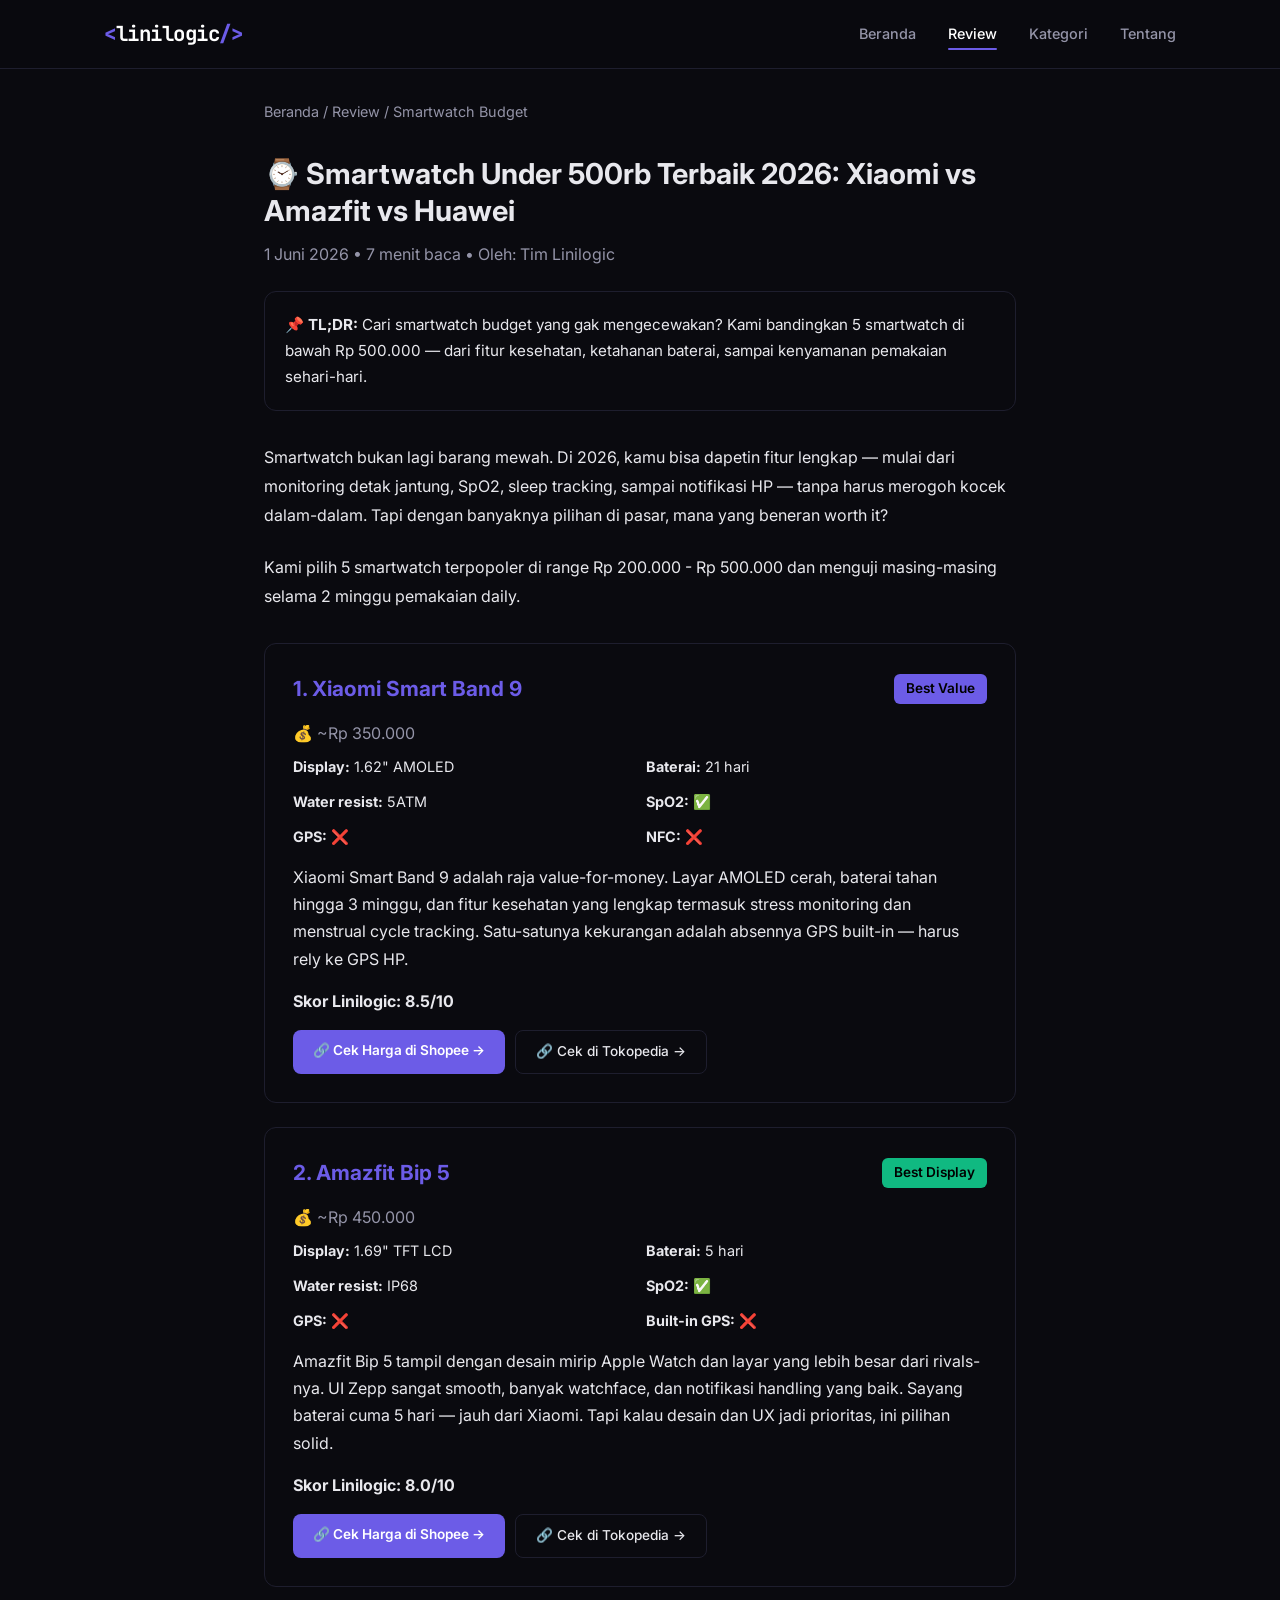
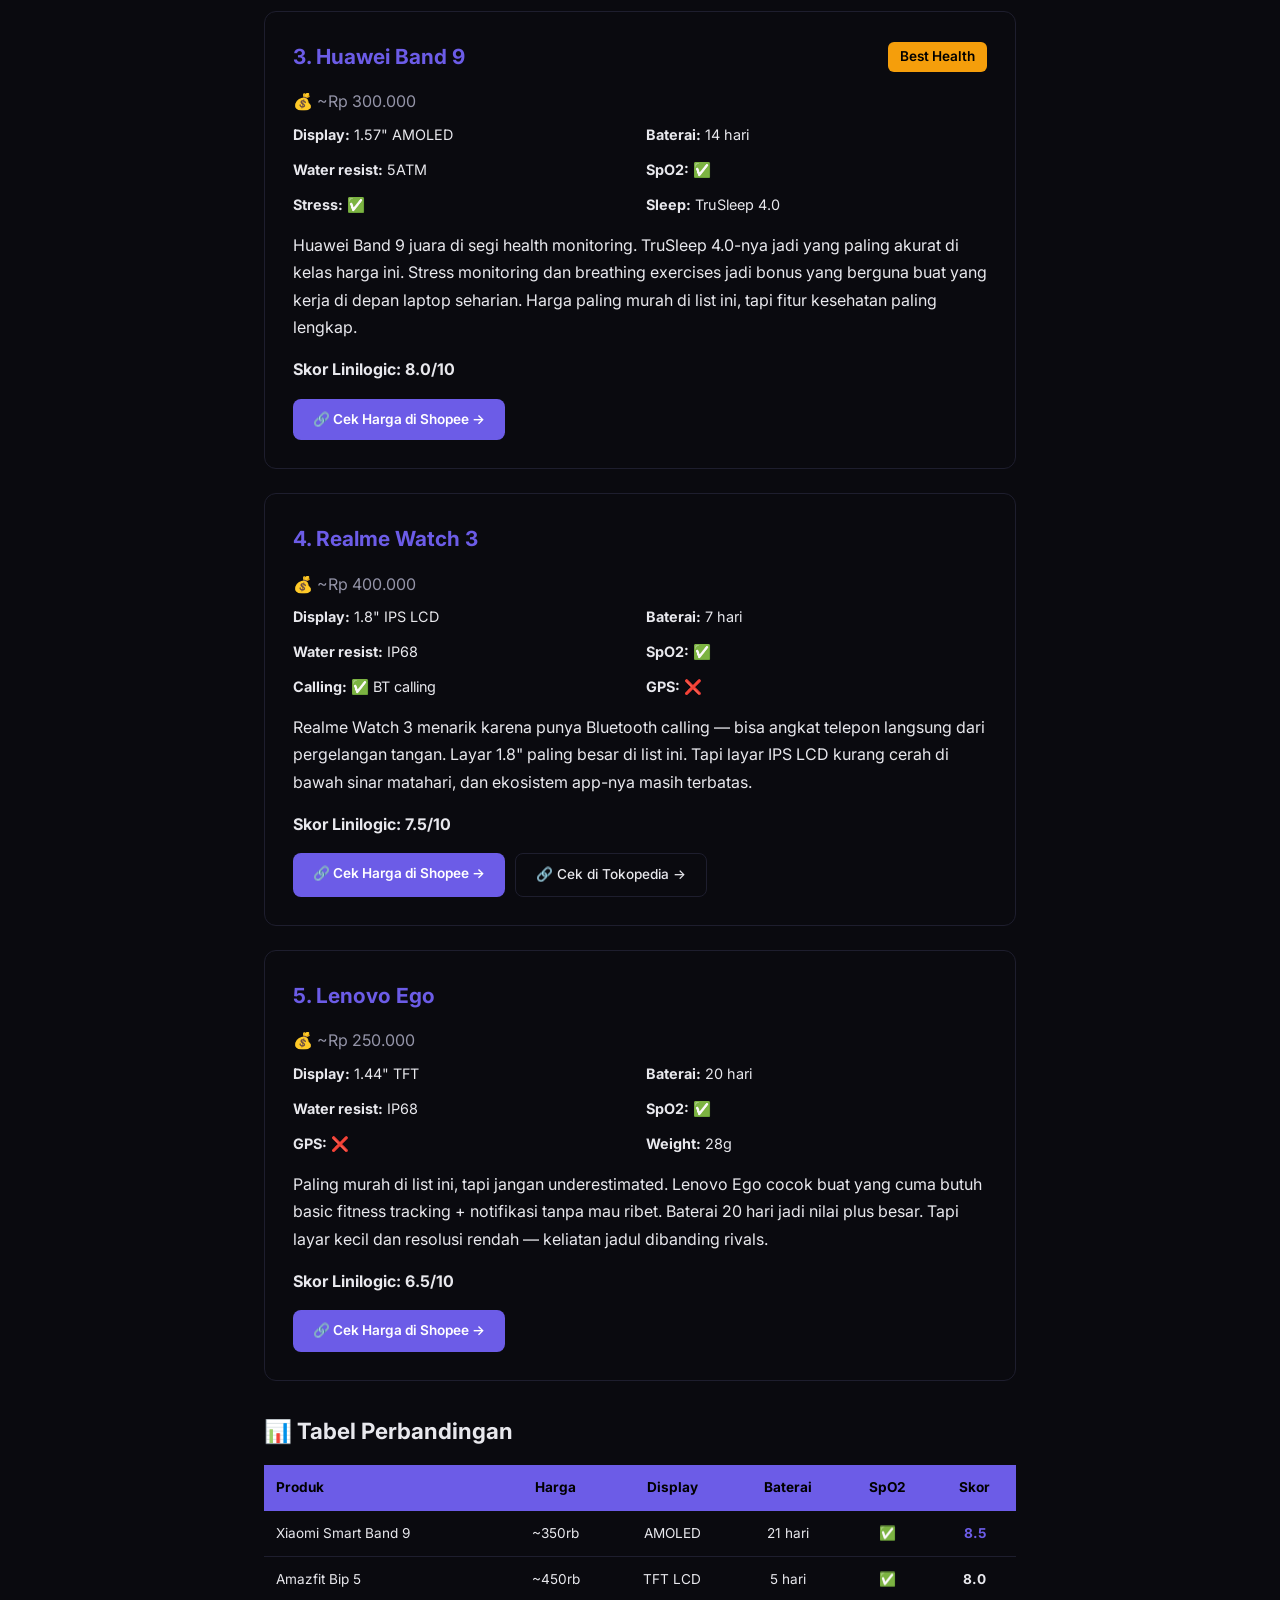
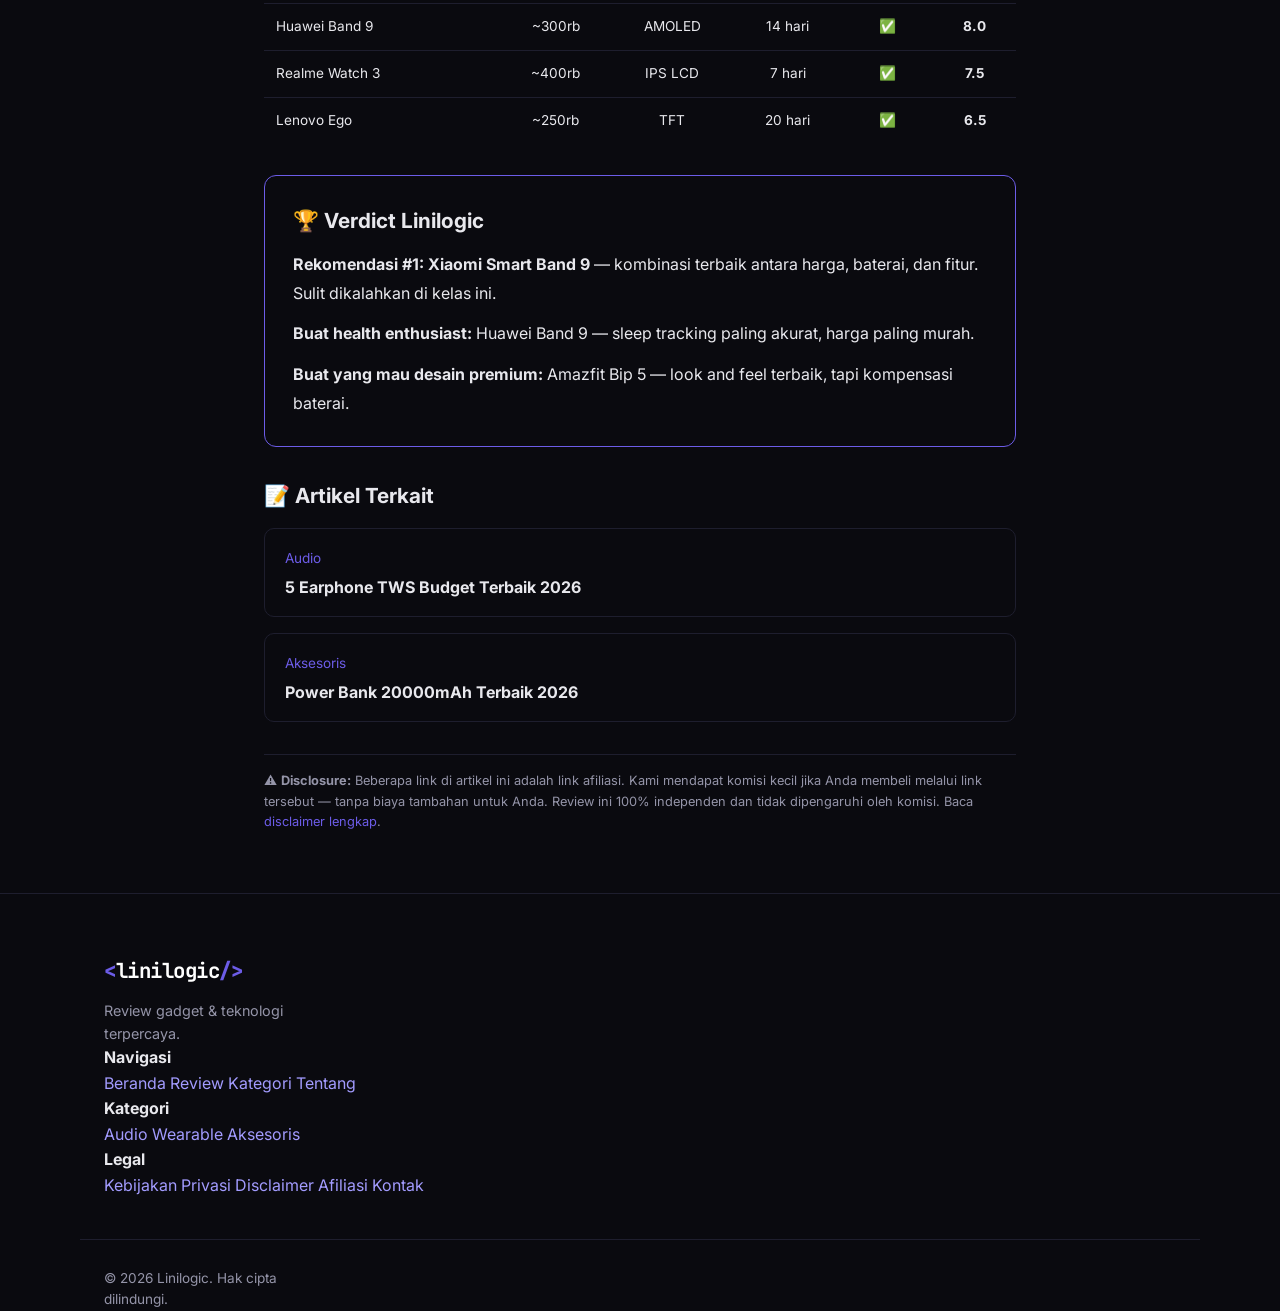
<file: reviews/smartwatch-under-500rb-2026.html>
<!DOCTYPE html>
<html lang="id">
<head>
  <meta charset="UTF-8" />
  <meta name="viewport" content="width=device-width, initial-scale=1.0" />
  <title>Smartwatch Under 500rb Terbaik 2026: Xiaomi vs Amazfit vs Huawei — Linilogic</title>
  <meta name="description" content="Perbandingan smartwatch budget terbaik 2026. Xiaomi Smart Band 9, Amazfit Bip 5, Huawei Band 9, Realme Watch 3, dan Lenovo Ego — mana yang worth it?" />
  <link rel="stylesheet" href="../css/style.css" />
  <link rel="preconnect" href="https://fonts.googleapis.com" />
  <link href="https://fonts.googleapis.com/css2?family=Inter:wght@400;500;600;700;800&family=JetBrains+Mono:wght@400;600&display=swap" rel="stylesheet" />
</head>
<body>

  <!-- Navbar -->
  <nav class="navbar">
    <div class="container nav-container">
      <a href="../" class="logo">
        <span class="logo-accent">&lt;</span>linilogic<span class="logo-accent">/&gt;</span>
      </a>
      <button class="mobile-menu-btn" onclick="this.parentElement.classList.toggle('open')">☰</button>
      <div class="nav-links">
        <a href="../">Beranda</a>
        <a href="./" class="active">Review</a>
        <a href="../#kategori">Kategori</a>
        <a href="../#tentang">Tentang</a>
      </div>
    </div>
  </nav>

  <!-- Article -->
  <main class="container" style="padding-top: 100px; padding-bottom: 60px; max-width: 800px;">

    <!-- Breadcrumb -->
    <div style="margin-bottom: 32px; font-size: 0.9rem; color: var(--text-secondary);">
      <a href="../" style="color: var(--text-secondary);">Beranda</a> / <a href="./" style="color: var(--text-secondary);">Review</a> / <span style="color: var(--text-secondary);">Smartwatch Budget</span>
    </div>

    <h1 style="font-size: 1.8rem; line-height: 1.3; margin-bottom: 12px;">⌚ Smartwatch Under 500rb Terbaik 2026: Xiaomi vs Amazfit vs Huawei</h1>
    <p style="color: var(--text-secondary); margin-bottom: 24px;">1 Juni 2026 • 7 menit baca • Oleh: Tim Linilogic</p>

    <div style="background: linear-gradient(135deg, var(--accent-bg), var(--card)); border: 1px solid var(--border); border-radius: 12px; padding: 20px; margin-bottom: 32px;">
      <p style="font-size: 0.95rem; line-height: 1.7;">📌 <strong>TL;DR:</strong> Cari smartwatch budget yang gak mengecewakan? Kami bandingkan 5 smartwatch di bawah Rp 500.000 — dari fitur kesehatan, ketahanan baterai, sampai kenyamanan pemakaian sehari-hari.</p>
    </div>

    <!-- Intro -->
    <p style="line-height: 1.8; margin-bottom: 24px;">Smartwatch bukan lagi barang mewah. Di 2026, kamu bisa dapetin fitur lengkap — mulai dari monitoring detak jantung, SpO2, sleep tracking, sampai notifikasi HP — tanpa harus merogoh kocek dalam-dalam. Tapi dengan banyaknya pilihan di pasar, mana yang beneran worth it?</p>

    <p style="line-height: 1.8; margin-bottom: 32px;">Kami pilih 5 smartwatch terpopoler di range Rp 200.000 - Rp 500.000 dan menguji masing-masing selama 2 minggu pemakaian daily.</p>

    <!-- Product 1 -->
    <article style="background: var(--card); border: 1px solid var(--border); border-radius: 12px; padding: 28px; margin-bottom: 24px;">
      <div style="display: flex; justify-content: space-between; align-items: center; margin-bottom: 16px;">
        <h2 style="font-size: 1.3rem; color: var(--accent);">1. Xiaomi Smart Band 9</h2>
        <span style="background: var(--accent); color: #000; padding: 4px 12px; border-radius: 6px; font-weight: 600; font-size: 0.85rem;">Best Value</span>
      </div>
      <p style="color: var(--text-secondary); margin-bottom: 8px;">💰 ~Rp 350.000</p>
      <div style="display: grid; grid-template-columns: 1fr 1fr; gap: 12px; margin-bottom: 16px; font-size: 0.9rem;">
        <div><strong>Display:</strong> 1.62" AMOLED</div>
        <div><strong>Baterai:</strong> 21 hari</div>
        <div><strong>Water resist:</strong> 5ATM</div>
        <div><strong>SpO2:</strong> ✅</div>
        <div><strong>GPS:</strong> ❌</div>
        <div><strong>NFC:</strong> ❌</div>
      </div>
      <p style="line-height: 1.7; margin-bottom: 16px;">Xiaomi Smart Band 9 adalah raja value-for-money. Layar AMOLED cerah, baterai tahan hingga 3 minggu, dan fitur kesehatan yang lengkap termasuk stress monitoring dan menstrual cycle tracking. Satu-satunya kekurangan adalah absennya GPS built-in — harus rely ke GPS HP.</p>
      <p style="margin-bottom: 16px;"><strong>Skor Linilogic: 8.5/10</strong></p>
      <div style="display: flex; gap: 10px; flex-wrap: wrap;">
        <a href="#" class="btn-primary" style="font-size: 0.85rem; padding: 10px 20px;">🔗 Cek Harga di Shopee →</a>
        <a href="#" class="btn-secondary" style="font-size: 0.85rem; padding: 10px 20px;">🔗 Cek di Tokopedia →</a>
      </div>
    </article>

    <!-- Product 2 -->
    <article style="background: var(--card); border: 1px solid var(--border); border-radius: 12px; padding: 28px; margin-bottom: 24px;">
      <div style="display: flex; justify-content: space-between; align-items: center; margin-bottom: 16px;">
        <h2 style="font-size: 1.3rem; color: var(--accent);">2. Amazfit Bip 5</h2>
        <span style="background: #10b981; color: #000; padding: 4px 12px; border-radius: 6px; font-weight: 600; font-size: 0.85rem;">Best Display</span>
      </div>
      <p style="color: var(--text-secondary); margin-bottom: 8px;">💰 ~Rp 450.000</p>
      <div style="display: grid; grid-template-columns: 1fr 1fr; gap: 12px; margin-bottom: 16px; font-size: 0.9rem;">
        <div><strong>Display:</strong> 1.69" TFT LCD</div>
        <div><strong>Baterai:</strong> 5 hari</div>
        <div><strong>Water resist:</strong> IP68</div>
        <div><strong>SpO2:</strong> ✅</div>
        <div><strong>GPS:</strong> ❌</div>
        <div><strong>Built-in GPS:</strong> ❌</div>
      </div>
      <p style="line-height: 1.7; margin-bottom: 16px;">Amazfit Bip 5 tampil dengan desain mirip Apple Watch dan layar yang lebih besar dari rivals-nya. UI Zepp sangat smooth, banyak watchface, dan notifikasi handling yang baik. Sayang baterai cuma 5 hari — jauh dari Xiaomi. Tapi kalau desain dan UX jadi prioritas, ini pilihan solid.</p>
      <p style="margin-bottom: 16px;"><strong>Skor Linilogic: 8.0/10</strong></p>
      <div style="display: flex; gap: 10px; flex-wrap: wrap;">
        <a href="#" class="btn-primary" style="font-size: 0.85rem; padding: 10px 20px;">🔗 Cek Harga di Shopee →</a>
        <a href="#" class="btn-secondary" style="font-size: 0.85rem; padding: 10px 20px;">🔗 Cek di Tokopedia →</a>
      </div>
    </article>

    <!-- Product 3 -->
    <article style="background: var(--card); border: 1px solid var(--border); border-radius: 12px; padding: 28px; margin-bottom: 24px;">
      <div style="display: flex; justify-content: space-between; align-items: center; margin-bottom: 16px;">
        <h2 style="font-size: 1.3rem; color: var(--accent);">3. Huawei Band 9</h2>
        <span style="background: #f59e0b; color: #000; padding: 4px 12px; border-radius: 6px; font-weight: 600; font-size: 0.85rem;">Best Health</span>
      </div>
      <p style="color: var(--text-secondary); margin-bottom: 8px;">💰 ~Rp 300.000</p>
      <div style="display: grid; grid-template-columns: 1fr 1fr; gap: 12px; margin-bottom: 16px; font-size: 0.9rem;">
        <div><strong>Display:</strong> 1.57" AMOLED</div>
        <div><strong>Baterai:</strong> 14 hari</div>
        <div><strong>Water resist:</strong> 5ATM</div>
        <div><strong>SpO2:</strong> ✅</div>
        <div><strong>Stress:</strong> ✅</div>
        <div><strong>Sleep:</strong> TruSleep 4.0</div>
      </div>
      <p style="line-height: 1.7; margin-bottom: 16px;">Huawei Band 9 juara di segi health monitoring. TruSleep 4.0-nya jadi yang paling akurat di kelas harga ini. Stress monitoring dan breathing exercises jadi bonus yang berguna buat yang kerja di depan laptop seharian. Harga paling murah di list ini, tapi fitur kesehatan paling lengkap.</p>
      <p style="margin-bottom: 16px;"><strong>Skor Linilogic: 8.0/10</strong></p>
      <div style="display: flex; gap: 10px; flex-wrap: wrap;">
        <a href="#" class="btn-primary" style="font-size: 0.85rem; padding: 10px 20px;">🔗 Cek Harga di Shopee →</a>
      </div>
    </article>

    <!-- Product 4 -->
    <article style="background: var(--card); border: 1px solid var(--border); border-radius: 12px; padding: 28px; margin-bottom: 24px;">
      <div style="display: flex; justify-content: space-between; align-items: center; margin-bottom: 16px;">
        <h2 style="font-size: 1.3rem; color: var(--accent);">4. Realme Watch 3</h2>
      </div>
      <p style="color: var(--text-secondary); margin-bottom: 8px;">💰 ~Rp 400.000</p>
      <div style="display: grid; grid-template-columns: 1fr 1fr; gap: 12px; margin-bottom: 16px; font-size: 0.9rem;">
        <div><strong>Display:</strong> 1.8" IPS LCD</div>
        <div><strong>Baterai:</strong> 7 hari</div>
        <div><strong>Water resist:</strong> IP68</div>
        <div><strong>SpO2:</strong> ✅</div>
        <div><strong>Calling:</strong> ✅ BT calling</div>
        <div><strong>GPS:</strong> ❌</div>
      </div>
      <p style="line-height: 1.7; margin-bottom: 16px;">Realme Watch 3 menarik karena punya Bluetooth calling — bisa angkat telepon langsung dari pergelangan tangan. Layar 1.8" paling besar di list ini. Tapi layar IPS LCD kurang cerah di bawah sinar matahari, dan ekosistem app-nya masih terbatas.</p>
      <p style="margin-bottom: 16px;"><strong>Skor Linilogic: 7.5/10</strong></p>
      <div style="display: flex; gap: 10px; flex-wrap: wrap;">
        <a href="#" class="btn-primary" style="font-size: 0.85rem; padding: 10px 20px;">🔗 Cek Harga di Shopee →</a>
        <a href="#" class="btn-secondary" style="font-size: 0.85rem; padding: 10px 20px;">🔗 Cek di Tokopedia →</a>
      </div>
    </article>

    <!-- Product 5 -->
    <article style="background: var(--card); border: 1px solid var(--border); border-radius: 12px; padding: 28px; margin-bottom: 32px;">
      <div style="display: flex; justify-content: space-between; align-items: center; margin-bottom: 16px;">
        <h2 style="font-size: 1.3rem; color: var(--accent);">5. Lenovo Ego</h2>
      </div>
      <p style="color: var(--text-secondary); margin-bottom: 8px;">💰 ~Rp 250.000</p>
      <div style="display: grid; grid-template-columns: 1fr 1fr; gap: 12px; margin-bottom: 16px; font-size: 0.9rem;">
        <div><strong>Display:</strong> 1.44" TFT</div>
        <div><strong>Baterai:</strong> 20 hari</div>
        <div><strong>Water resist:</strong> IP68</div>
        <div><strong>SpO2:</strong> ✅</div>
        <div><strong>GPS:</strong> ❌</div>
        <div><strong>Weight:</strong> 28g</div>
      </div>
      <p style="line-height: 1.7; margin-bottom: 16px;">Paling murah di list ini, tapi jangan underestimated. Lenovo Ego cocok buat yang cuma butuh basic fitness tracking + notifikasi tanpa mau ribet. Baterai 20 hari jadi nilai plus besar. Tapi layar kecil dan resolusi rendah — keliatan jadul dibanding rivals.</p>
      <p style="margin-bottom: 16px;"><strong>Skor Linilogic: 6.5/10</strong></p>
      <div style="display: flex; gap: 10px; flex-wrap: wrap;">
        <a href="#" class="btn-primary" style="font-size: 0.85rem; padding: 10px 20px;">🔗 Cek Harga di Shopee →</a>
      </div>
    </article>

    <!-- Comparison Table -->
    <h2 style="font-size: 1.4rem; margin-bottom: 16px;">📊 Tabel Perbandingan</h2>
    <div style="overflow-x: auto; margin-bottom: 32px;">
      <table style="width: 100%; border-collapse: collapse; font-size: 0.85rem;">
        <thead>
          <tr style="background: var(--accent); color: #000;">
            <th style="padding: 12px; text-align: left;">Produk</th>
            <th style="padding: 12px;">Harga</th>
            <th style="padding: 12px;">Display</th>
            <th style="padding: 12px;">Baterai</th>
            <th style="padding: 12px;">SpO2</th>
            <th style="padding: 12px;">Skor</th>
          </tr>
        </thead>
        <tbody>
          <tr style="border-bottom: 1px solid var(--border);">
            <td style="padding: 12px;">Xiaomi Smart Band 9</td>
            <td style="padding: 12px; text-align: center;">~350rb</td>
            <td style="padding: 12px; text-align: center;">AMOLED</td>
            <td style="padding: 12px; text-align: center;">21 hari</td>
            <td style="padding: 12px; text-align: center;">✅</td>
            <td style="padding: 12px; text-align: center; font-weight: 700; color: var(--accent);">8.5</td>
          </tr>
          <tr style="border-bottom: 1px solid var(--border);">
            <td style="padding: 12px;">Amazfit Bip 5</td>
            <td style="padding: 12px; text-align: center;">~450rb</td>
            <td style="padding: 12px; text-align: center;">TFT LCD</td>
            <td style="padding: 12px; text-align: center;">5 hari</td>
            <td style="padding: 12px; text-align: center;">✅</td>
            <td style="padding: 12px; text-align: center; font-weight: 700;">8.0</td>
          </tr>
          <tr style="border-bottom: 1px solid var(--border);">
            <td style="padding: 12px;">Huawei Band 9</td>
            <td style="padding: 12px; text-align: center;">~300rb</td>
            <td style="padding: 12px; text-align: center;">AMOLED</td>
            <td style="padding: 12px; text-align: center;">14 hari</td>
            <td style="padding: 12px; text-align: center;">✅</td>
            <td style="padding: 12px; text-align: center; font-weight: 700;">8.0</td>
          </tr>
          <tr style="border-bottom: 1px solid var(--border);">
            <td style="padding: 12px;">Realme Watch 3</td>
            <td style="padding: 12px; text-align: center;">~400rb</td>
            <td style="padding: 12px; text-align: center;">IPS LCD</td>
            <td style="padding: 12px; text-align: center;">7 hari</td>
            <td style="padding: 12px; text-align: center;">✅</td>
            <td style="padding: 12px; text-align: center; font-weight: 700;">7.5</td>
          </tr>
          <tr>
            <td style="padding: 12px;">Lenovo Ego</td>
            <td style="padding: 12px; text-align: center;">~250rb</td>
            <td style="padding: 12px; text-align: center;">TFT</td>
            <td style="padding: 12px; text-align: center;">20 hari</td>
            <td style="padding: 12px; text-align: center;">✅</td>
            <td style="padding: 12px; text-align: center; font-weight: 700;">6.5</td>
          </tr>
        </tbody>
      </table>
    </div>

    <!-- Verdict -->
    <div style="background: linear-gradient(135deg, var(--accent-bg), var(--card)); border: 1px solid var(--accent); border-radius: 12px; padding: 28px; margin-bottom: 32px;">
      <h2 style="font-size: 1.3rem; margin-bottom: 12px;">🏆 Verdict Linilogic</h2>
      <p style="line-height: 1.8; margin-bottom: 12px;"><strong>Rekomendasi #1: Xiaomi Smart Band 9</strong> — kombinasi terbaik antara harga, baterai, dan fitur. Sulit dikalahkan di kelas ini.</p>
      <p style="line-height: 1.8; margin-bottom: 12px;"><strong>Buat health enthusiast:</strong> Huawei Band 9 — sleep tracking paling akurat, harga paling murah.</p>
      <p style="line-height: 1.8;"><strong>Buat yang mau desain premium:</strong> Amazfit Bip 5 — look and feel terbaik, tapi kompensasi baterai.</p>
    </div>

    <!-- Related Articles -->
    <h2 style="font-size: 1.3rem; margin-bottom: 16px;">📝 Artikel Terkait</h2>
    <div style="display: grid; gap: 16px; margin-bottom: 32px;">
      <a href="earphone-tws-terbaik-2026.html" style="background: var(--card); border: 1px solid var(--border); border-radius: 10px; padding: 16px 20px; display: block; text-decoration: none; color: var(--text);">
        <span style="font-size: 0.85rem; color: var(--accent);">Audio</span>
        <h3 style="font-size: 1rem; margin-top: 4px;">5 Earphone TWS Budget Terbaik 2026</h3>
      </a>
      <a href="power-bank-20000mah-terbaik-2026.html" style="background: var(--card); border: 1px solid var(--border); border-radius: 10px; padding: 16px 20px; display: block; text-decoration: none; color: var(--text);">
        <span style="font-size: 0.85rem; color: var(--accent);">Aksesoris</span>
        <h3 style="font-size: 1rem; margin-top: 4px;">Power Bank 20000mAh Terbaik 2026</h3>
      </a>
    </div>

    <!-- Disclaimer -->
    <p style="font-size: 0.8rem; color: var(--text-secondary); line-height: 1.6; border-top: 1px solid var(--border); padding-top: 16px;">
      ⚠️ <strong>Disclosure:</strong> Beberapa link di artikel ini adalah link afiliasi. Kami mendapat komisi kecil jika Anda membeli melalui link tersebut — tanpa biaya tambahan untuk Anda. Review ini 100% independen dan tidak dipengaruhi oleh komisi. Baca <a href="../disclaimer.html" style="color: var(--accent);">disclaimer lengkap</a>.
    </p>
  </main>

  <!-- Footer -->
  <footer class="footer">
    <div class="container footer-grid">
      <div>
        <a href="../" class="logo"><span class="logo-accent">&lt;</span>linilogic<span class="logo-accent">/&gt;</span></a>
        <p style="margin-top: 12px; color: var(--text-secondary); font-size: 0.9rem;">Review gadget & teknologi terpercaya.</p>
      </div>
      <div>
        <h4>Navigasi</h4>
        <a href="../">Beranda</a>
        <a href="./">Review</a>
        <a href="../#kategori">Kategori</a>
        <a href="../#tentang">Tentang</a>
      </div>
      <div>
        <h4>Kategori</h4>
        <a href="earphone-tws-terbaik-2026.html">Audio</a>
        <a href="smartwatch-under-500rb-2026.html">Wearable</a>
        <a href="power-bank-20000mah-terbaik-2026.html">Aksesoris</a>
      </div>
      <div>
        <h4>Legal</h4>
        <a href="../privacy.html">Kebijakan Privasi</a>
        <a href="../disclaimer.html">Disclaimer Afiliasi</a>
        <a href="../contact.html">Kontak</a>
      </div>
    </div>
    <div class="container" style="border-top: 1px solid var(--border); padding-top: 20px; margin-top: 40px;">
      <p style="color: var(--text-secondary); font-size: 0.85rem;">© 2026 Linilogic. Hak cipta dilindungi.</p>
    </div>
  </footer>
</body>
</html>
</file>
<file: css/style.css>
/* ============================================
   Linilogic.my.id - Style Sheet
   Dark theme · Tech vibe · Clean typography
   ============================================ */

/* ---------- RESET & BASE ---------- */
*, *::before, *::after {
  margin: 0;
  padding: 0;
  box-sizing: border-box;
}

:root {
  --bg-primary: #0a0a0f;
  --bg-secondary: #111118;
  --bg-card: #16161f;
  --bg-card-hover: #1c1c28;
  --bg-section-dark: #0d0d15;

  --text-primary: #e8e8ed;
  --text-secondary: #9494a8;
  --text-muted: #5c5c70;

  --accent: #6c5ce7;
  --accent-light: #a29bfe;
  --accent-glow: rgba(108, 92, 231, 0.15);
  --accent-orange: #f39c12;
  --accent-green: #00b894;

  --border: #1e1e2e;
  --border-hover: #2d2d42;

  --radius: 12px;
  --radius-sm: 8px;
  --radius-lg: 20px;

  --font-sans: 'Inter', -apple-system, BlinkMacSystemFont, 'Segoe UI', sans-serif;
  --font-mono: 'JetBrains Mono', 'Fira Code', monospace;
}

html {
  scroll-behavior: smooth;
}

body {
  font-family: var(--font-sans);
  background: var(--bg-primary);
  color: var(--text-primary);
  line-height: 1.6;
  -webkit-font-smoothing: antialiased;
}

a {
  color: var(--accent-light);
  text-decoration: none;
  transition: color 0.2s;
}
a:hover {
  color: #fff;
}

img {
  max-width: 100%;
  height: auto;
  display: block;
}

.container {
  max-width: 1120px;
  margin: 0 auto;
  padding: 0 24px;
}

/* ---------- NAVBAR ---------- */
.navbar {
  position: fixed;
  top: 0;
  left: 0;
  right: 0;
  z-index: 100;
  background: rgba(10, 10, 15, 0.85);
  backdrop-filter: blur(20px);
  -webkit-backdrop-filter: blur(20px);
  border-bottom: 1px solid var(--border);
}

.nav-container {
  display: flex;
  align-items: center;
  justify-content: space-between;
  height: 68px;
}

.logo {
  font-family: var(--font-mono);
  font-size: 1.3rem;
  font-weight: 700;
  color: #fff !important;
  letter-spacing: -0.5px;
}

.logo-accent {
  color: var(--accent);
  font-weight: 800;
}

.nav-links {
  display: flex;
  gap: 32px;
}

.nav-links a {
  font-size: 0.9rem;
  font-weight: 500;
  color: var(--text-secondary);
  transition: color 0.2s;
  position: relative;
}

.nav-links a:hover,
.nav-links a.active {
  color: #fff;
}

.nav-links a.active::after {
  content: '';
  position: absolute;
  bottom: -4px;
  left: 0;
  right: 0;
  height: 2px;
  background: var(--accent);
  border-radius: 2px;
}

.mobile-menu-btn {
  display: none;
  background: none;
  border: none;
  color: var(--text-primary);
  font-size: 1.5rem;
  cursor: pointer;
}

/* ---------- HERO ---------- */
.hero {
  min-height: 100vh;
  display: flex;
  align-items: center;
  position: relative;
  overflow: hidden;
  padding-top: 68px;
}

.hero-content {
  position: relative;
  z-index: 2;
  max-width: 680px;
}

.hero-badge {
  display: inline-block;
  font-size: 0.8rem;
  font-weight: 600;
  color: var(--accent-light);
  background: rgba(108, 92, 231, 0.1);
  border: 1px solid rgba(108, 92, 231, 0.2);
  padding: 6px 16px;
  border-radius: 100px;
  margin-bottom: 24px;
  letter-spacing: 0.5px;
}

.hero h1 {
  font-size: 3.5rem;
  font-weight: 800;
  line-height: 1.15;
  letter-spacing: -1px;
  margin-bottom: 20px;
}

.gradient-text {
  background: linear-gradient(135deg, var(--accent), var(--accent-orange));
  -webkit-background-clip: text;
  -webkit-text-fill-color: transparent;
  background-clip: text;
}

.hero-sub {
  font-size: 1.15rem;
  color: var(--text-secondary);
  max-width: 520px;
  margin-bottom: 36px;
  line-height: 1.7;
}

.hero-actions {
  display: flex;
  gap: 14px;
  flex-wrap: wrap;
  margin-bottom: 56px;
}

.btn-primary {
  display: inline-block;
  background: var(--accent);
  color: #fff !important;
  font-weight: 600;
  font-size: 0.95rem;
  padding: 14px 28px;
  border-radius: var(--radius-sm);
  transition: all 0.25s;
  border: none;
  cursor: pointer;
}

.btn-primary:hover {
  background: #5a4bd1;
  transform: translateY(-2px);
  box-shadow: 0 8px 30px var(--accent-glow);
}

.btn-secondary {
  display: inline-block;
  background: transparent;
  color: var(--text-primary) !important;
  font-weight: 500;
  font-size: 0.95rem;
  padding: 14px 28px;
  border-radius: var(--radius-sm);
  border: 1px solid var(--border);
  transition: all 0.25s;
}

.btn-secondary:hover {
  border-color: var(--accent);
  color: #fff !important;
  background: rgba(108, 92, 231, 0.05);
}

.hero-stats {
  display: flex;
  gap: 40px;
}

.stat-item {
  display: flex;
  flex-direction: column;
}

.stat-number {
  font-family: var(--font-mono);
  font-size: 1.8rem;
  font-weight: 700;
  color: #fff;
  line-height: 1.2;
}

.stat-label {
  font-size: 0.8rem;
  color: var(--text-muted);
  text-transform: uppercase;
  letter-spacing: 1px;
}

/* Code decoration */
.hero-decoration {
  position: absolute;
  right: -40px;
  top: 50%;
  transform: translateY(-50%);
  z-index: 1;
  opacity: 0.15;
  pointer-events: none;
}

.code-snippet {
  font-family: var(--font-mono);
  font-size: 0.9rem;
  line-height: 2;
  color: var(--text-muted);
  display: flex;
  flex-direction: column;
}

.code-comment {
  color: #4a4a6a;
}

.code-keyword {
  color: var(--accent-light);
}

.code-string {
  color: var(--accent-green);
}

.code-func {
  color: var(--accent-orange);
}

/* ---------- SECTIONS ---------- */
.section {
  padding: 100px 0;
}

.section-dark {
  background: var(--bg-section-dark);
}

.section-header {
  text-align: center;
  margin-bottom: 56px;
}

.section-header h2 {
  font-size: 2.2rem;
  font-weight: 700;
  margin-bottom: 12px;
  letter-spacing: -0.5px;
}

.section-header p {
  color: var(--text-secondary);
  font-size: 1.05rem;
  max-width: 500px;
  margin: 0 auto;
}

.section-footer {
  text-align: center;
  margin-top: 48px;
}

/* ---------- ARTICLE CARDS ---------- */
.article-grid {
  display: grid;
  grid-template-columns: repeat(auto-fill, minmax(310px, 1fr));
  gap: 28px;
}

.card {
  background: var(--bg-card);
  border: 1px solid var(--border);
  border-radius: var(--radius);
  overflow: hidden;
  transition: all 0.3s ease;
}

.card:hover {
  background: var(--bg-card-hover);
  border-color: var(--border-hover);
  transform: translateY(-4px);
  box-shadow: 0 20px 60px rgba(0, 0, 0, 0.4);
}

.card-image {
  position: relative;
  aspect-ratio: 16 / 10;
  overflow: hidden;
}

.card-image img {
  width: 100%;
  height: 100%;
  object-fit: cover;
  transition: transform 0.4s ease;
}

.card:hover .card-image img {
  transform: scale(1.03);
}

.card-category {
  position: absolute;
  top: 12px;
  left: 12px;
  background: rgba(0, 0, 0, 0.7);
  backdrop-filter: blur(8px);
  color: #fff;
  font-size: 0.75rem;
  font-weight: 600;
  padding: 4px 12px;
  border-radius: 100px;
  letter-spacing: 0.3px;
}

.card-body {
  padding: 22px;
}

.card-meta {
  font-size: 0.8rem;
  color: var(--text-muted);
  margin-bottom: 8px;
}

.card-body h3 {
  font-size: 1.1rem;
  font-weight: 700;
  line-height: 1.4;
  margin-bottom: 10px;
}

.card-body h3 a {
  color: var(--text-primary) !important;
}

.card-body h3 a:hover {
  color: var(--accent-light) !important;
}

.card-body p {
  color: var(--text-secondary);
  font-size: 0.9rem;
  line-height: 1.6;
  margin-bottom: 16px;
}

.card-cta {
  font-weight: 600;
  font-size: 0.9rem;
  color: var(--accent-light) !important;
}

/* ---------- CATEGORIES ---------- */
.category-grid {
  display: grid;
  grid-template-columns: repeat(auto-fill, minmax(160px, 1fr));
  gap: 16px;
}

.category-card {
  display: flex;
  flex-direction: column;
  align-items: center;
  gap: 8px;
  padding: 28px 16px;
  background: var(--bg-card);
  border: 1px solid var(--border);
  border-radius: var(--radius);
  text-align: center;
  transition: all 0.25s;
  color: var(--text-primary) !important;
}

.category-card:hover {
  background: var(--bg-card-hover);
  border-color: var(--accent);
  transform: translateY(-3px);
  box-shadow: 0 12px 40px var(--accent-glow);
}

.category-icon {
  font-size: 2rem;
}

.category-name {
  font-weight: 600;
  font-size: 0.9rem;
}

.category-count {
  font-size: 0.75rem;
  color: var(--text-muted);
}

/* ---------- FEATURES ---------- */
.features-grid {
  display: grid;
  grid-template-columns: repeat(auto-fill, minmax(230px, 1fr));
  gap: 24px;
}

.feature-item {
  background: var(--bg-card);
  border: 1px solid var(--border);
  border-radius: var(--radius);
  padding: 32px 24px;
  transition: border-color 0.2s;
}

.feature-item:hover {
  border-color: var(--border-hover);
}

.feature-icon {
  font-size: 2rem;
  margin-bottom: 16px;
}

.feature-item h3 {
  font-size: 1.15rem;
  font-weight: 700;
  margin-bottom: 8px;
}

.feature-item p {
  color: var(--text-secondary);
  font-size: 0.9rem;
  line-height: 1.65;
}

/* ---------- CTA ---------- */
.section-cta {
  background: linear-gradient(135deg, var(--accent-glow), transparent);
  text-align: center;
}

.section-cta h2 {
  font-size: 2rem;
  font-weight: 700;
  margin-bottom: 12px;
}

.section-cta p {
  color: var(--text-secondary);
  margin-bottom: 32px;
}

.subscribe-form {
  display: flex;
  gap: 12px;
  max-width: 460px;
  margin: 0 auto;
}

.subscribe-form input {
  flex: 1;
  padding: 14px 20px;
  border-radius: var(--radius-sm);
  border: 1px solid var(--border);
  background: var(--bg-card);
  color: var(--text-primary);
  font-size: 0.95rem;
  outline: none;
  transition: border-color 0.2s;
}

.subscribe-form input:focus {
  border-color: var(--accent);
}

.subscribe-form input::placeholder {
  color: var(--text-muted);
}

/* ---------- FOOTER ---------- */
.footer {
  border-top: 1px solid var(--border);
  padding-top: 60px;
}

.footer-content {
  display: flex;
  justify-content: space-between;
  gap: 48px;
  flex-wrap: wrap;
  padding-bottom: 40px;
}

.footer p {
  color: var(--text-secondary);
  font-size: 0.9rem;
  margin-top: 8px;
  max-width: 240px;
}

.footer-links {
  display: flex;
  gap: 48px;
  flex-wrap: wrap;
}

.footer-col {
  display: flex;
  flex-direction: column;
  gap: 10px;
}

.footer-col h4 {
  font-size: 0.85rem;
  font-weight: 700;
  text-transform: uppercase;
  letter-spacing: 1.5px;
  color: var(--text-muted);
  margin-bottom: 4px;
}

.footer-col a {
  font-size: 0.9rem;
  color: var(--text-secondary) !important;
}

.footer-col a:hover {
  color: #fff !important;
}

.footer-bottom {
  border-top: 1px solid var(--border);
  padding: 20px 0;
  text-align: center;
}

.footer-bottom p {
  font-size: 0.8rem;
  color: var(--text-muted);
}

.affiliate-disclaimer {
  margin-top: 6px;
  font-size: 0.7rem !important;
  color: var(--text-muted);
  max-width: 500px;
  margin-left: auto;
  margin-right: auto;
}

/* ---------- RESPONSIVE ---------- */
@media (max-width: 900px) {
  .hero h1 {
    font-size: 2.5rem;
  }

  .hero-decoration {
    display: none;
  }

  .article-grid {
    grid-template-columns: 1fr;
  }

  .features-grid {
    grid-template-columns: 1fr 1fr;
  }

  .footer-content {
    flex-direction: column;
  }
}

@media (max-width: 640px) {
  .nav-links {
    display: none;
  }

  .nav-container.open .nav-links {
    display: flex;
    flex-direction: column;
    position: absolute;
    top: 68px;
    left: 0;
    right: 0;
    background: var(--bg-primary);
    border-bottom: 1px solid var(--border);
    padding: 20px 24px;
    gap: 16px;
    z-index: 101;
  }

  .mobile-menu-btn {
    display: block;
  }

  .hero h1 {
    font-size: 2rem;
  }

  .hero-stats {
    gap: 24px;
  }

  .stat-number {
    font-size: 1.4rem;
  }

  .features-grid {
    grid-template-columns: 1fr;
  }

  .category-grid {
    grid-template-columns: repeat(2, 1fr);
  }

  .subscribe-form {
    flex-direction: column;
  }

  .section {
    padding: 60px 0;
  }

  .footer-links {
    gap: 24px;
  }
}
</file>
